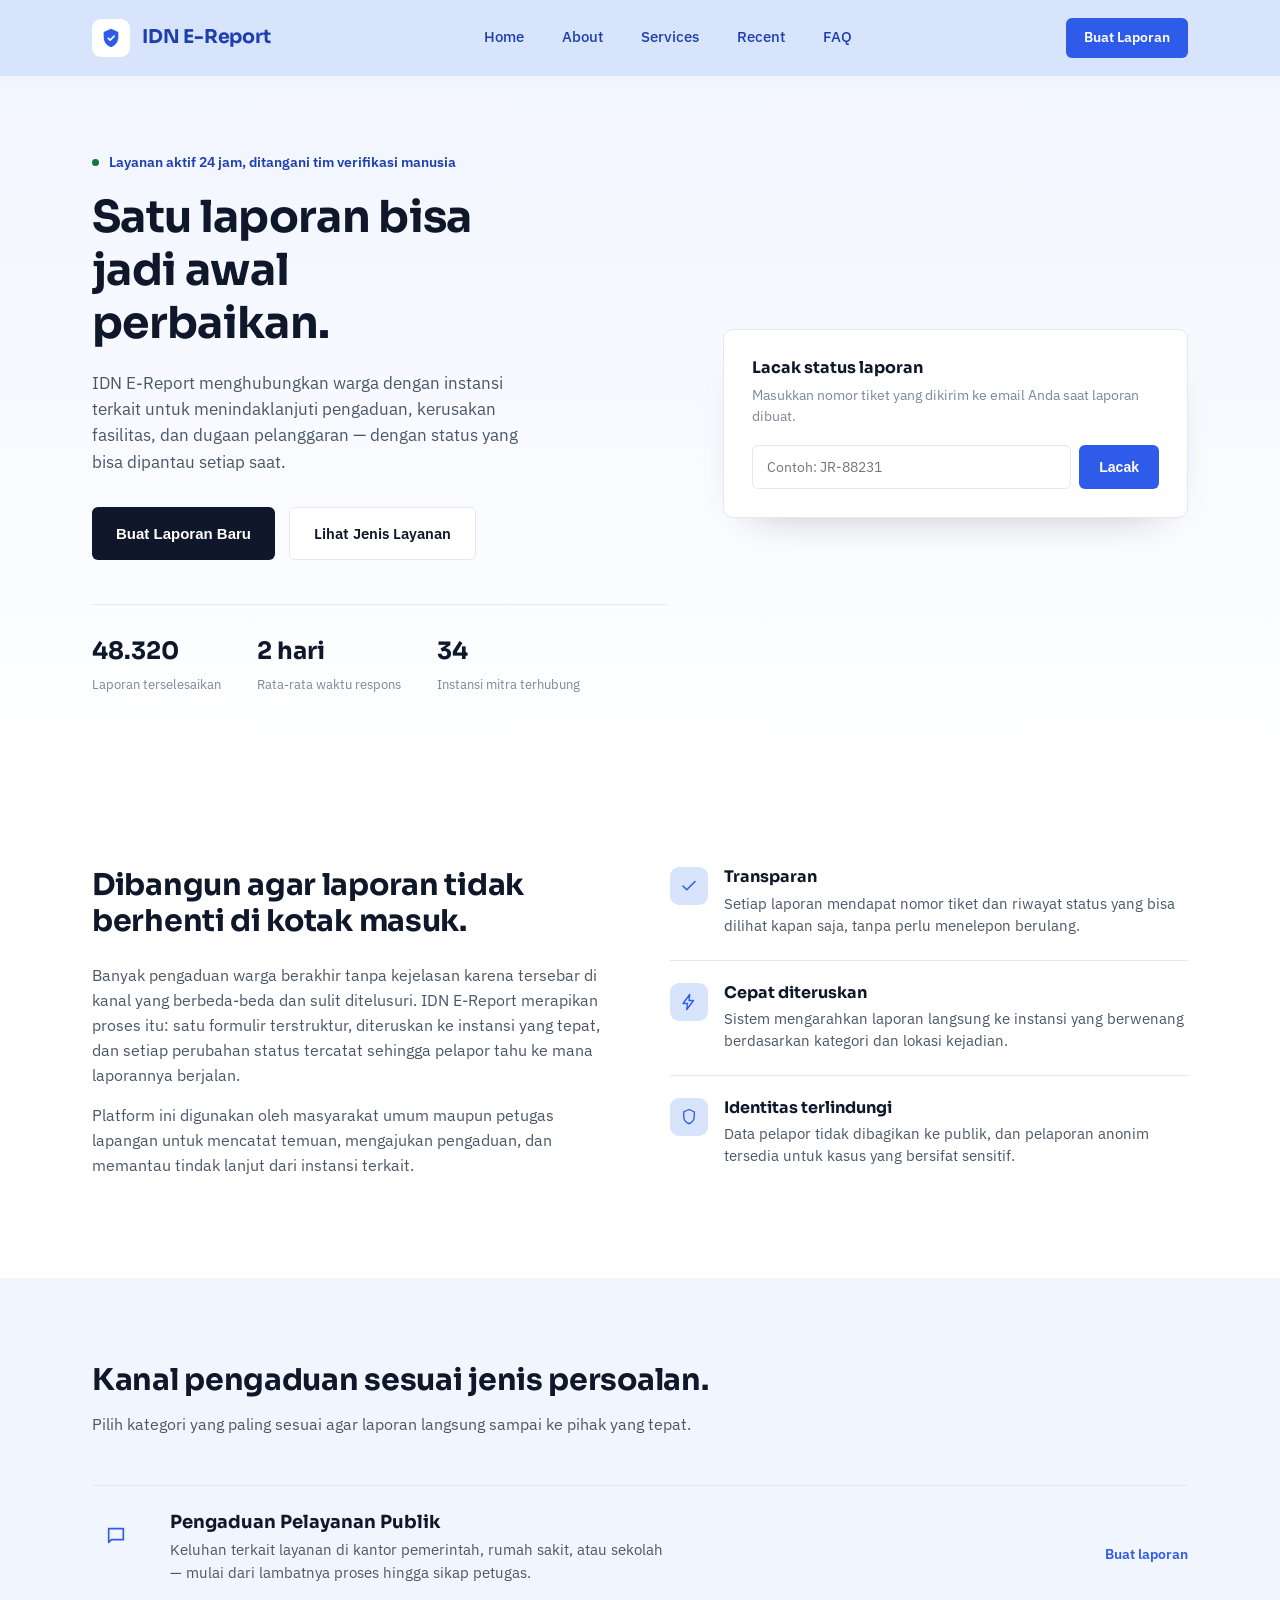
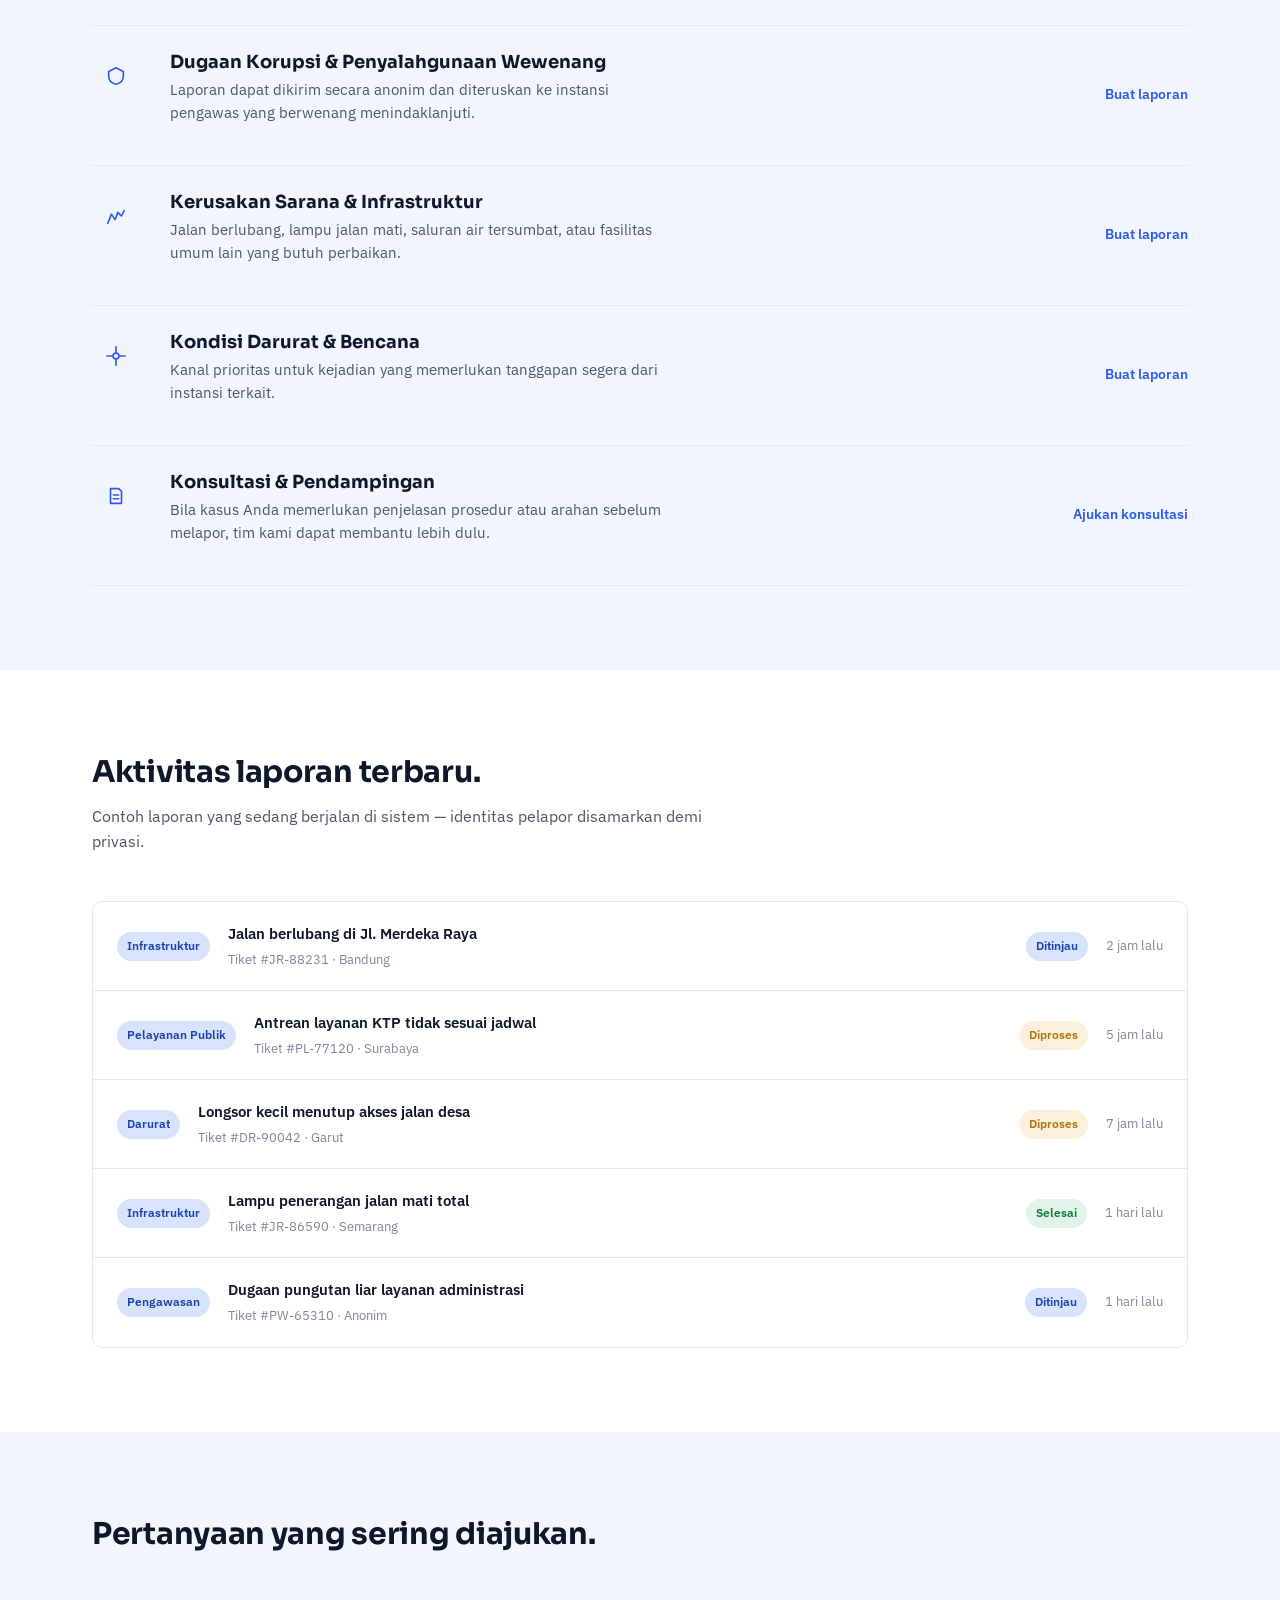
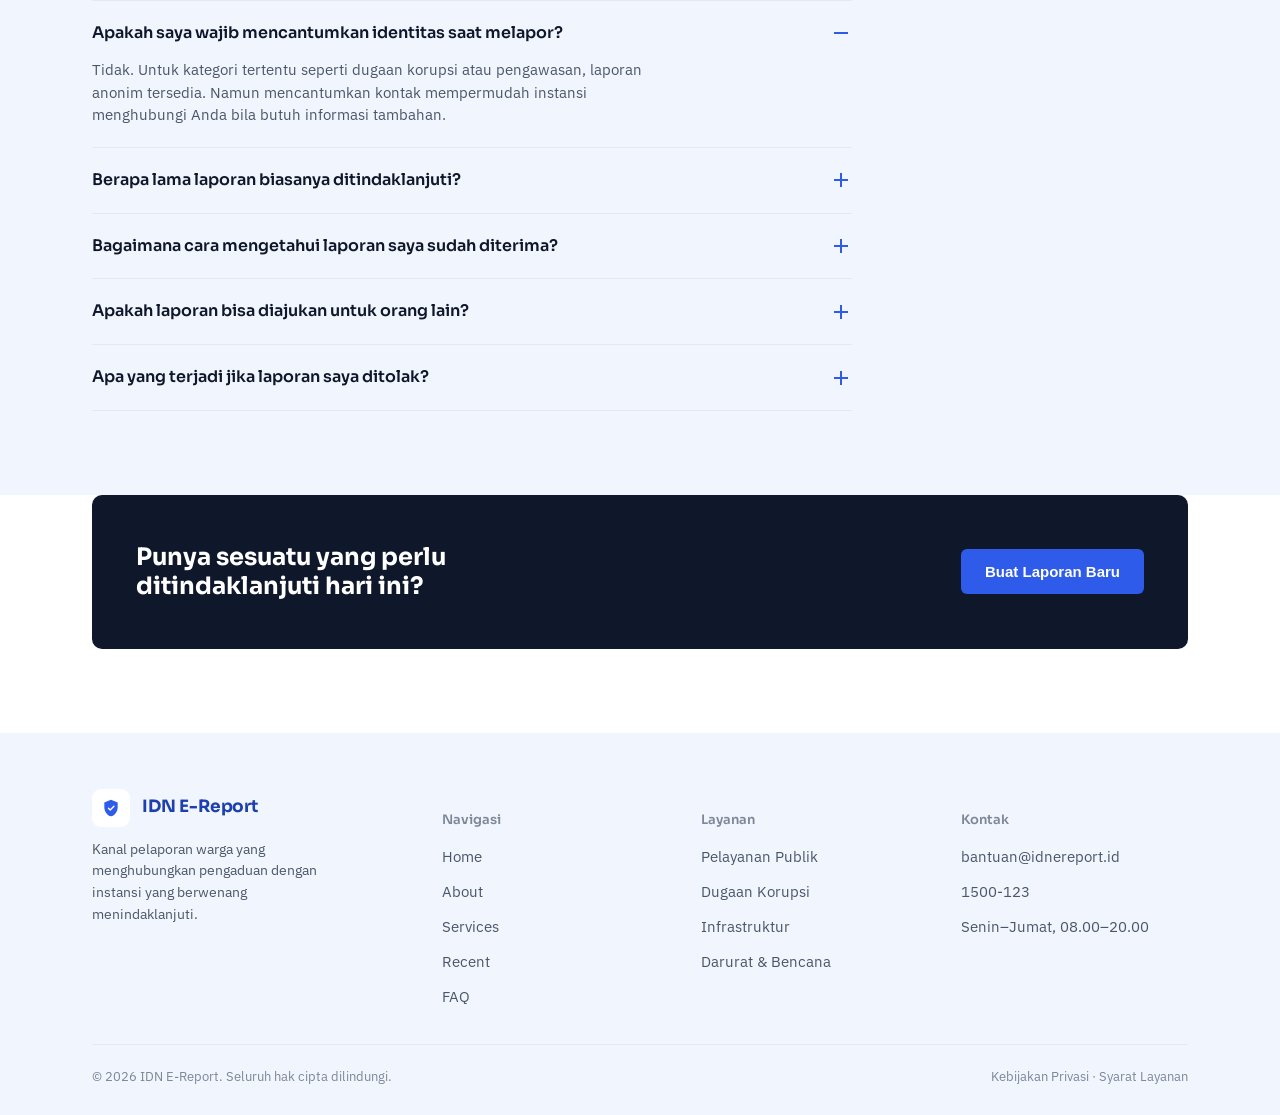
<file: contoh.html>
<!doctype html>
<html lang="id">
  <head>
    <meta charset="UTF-8" />
    <meta name="viewport" content="width=device-width, initial-scale=1.0" />
    <title>IDN E-Report — Lapor, Lacak, Selesaikan</title>
    <link rel="preconnect" href="https://fonts.googleapis.com" />
    <link
      href="https://fonts.googleapis.com/css2?family=Sora:wght@500;600;700;800&family=IBM+Plex+Sans:wght@400;500;600&display=swap"
      rel="stylesheet"
    />
    <style>
      :root {
        --navy: #0f172a;
        --slate: #4b5768;
        --slate-soft: #7c8798;
        --blue: #2e5bea;
        --blue-dark: #1e3fae;
        --blue-bg: #d7e4fb;
        --blue-pale: #f1f5fe;
        --amber: #b4720b;
        --amber-bg: #fbf0dc;
        --green: #0f7a3d;
        --green-bg: #e1f4e7;
        --border: #e3e8f1;
        --white: #ffffff;
        --radius-s: 6px;
        --radius-m: 10px;
      }
      * {
        box-sizing: border-box;
      }
      html {
        scroll-behavior: smooth;
      }
      body {
        margin: 0;
        font-family: "IBM Plex Sans", sans-serif;
        color: var(--slate);
        background: var(--white);
        line-height: 1.55;
      }
      h1,
      h2,
      h3,
      h4 {
        font-family: "Sora", sans-serif;
        color: var(--navy);
        margin: 0;
        line-height: 1.2;
      }
      a {
        color: inherit;
        text-decoration: none;
      }
      img,
      svg {
        display: block;
      }
      .wrap {
        max-width: 1160px;
        margin: 0 auto;
        padding: 0 32px;
      }
      @media (max-width: 640px) {
        .wrap {
          padding: 0 20px;
        }
      }

      /* ---------- focus visibility ---------- */
      a:focus-visible,
      button:focus-visible,
      input:focus-visible,
      summary:focus-visible {
        outline: 2px solid var(--blue);
        outline-offset: 3px;
        border-radius: 4px;
      }

      /* ---------- NAVBAR ---------- */
      header.nav {
        background: var(--blue-bg);
        position: sticky;
        top: 0;
        z-index: 50;
      }
      .nav-inner {
        display: flex;
        align-items: center;
        justify-content: space-between;
        padding: 18px 32px;
        max-width: 1160px;
        margin: 0 auto;
      }
      .brand {
        display: flex;
        align-items: center;
        gap: 12px;
      }
      .brand-mark {
        width: 38px;
        height: 38px;
        border-radius: 9px;
        background: var(--white);
        display: flex;
        align-items: center;
        justify-content: center;
        flex: none;
      }
      .brand-name {
        font-family: "Sora", sans-serif;
        font-weight: 700;
        font-size: 19px;
        color: var(--blue-dark);
        letter-spacing: -0.01em;
      }
      nav.links {
        display: flex;
        gap: 34px;
      }
      nav.links a {
        color: var(--blue-dark);
        font-weight: 500;
        font-size: 15px;
        padding: 6px 2px;
        border-bottom: 2px solid transparent;
        transition: border-color 0.15s ease;
      }
      nav.links a:hover {
        border-bottom-color: var(--blue-dark);
      }
      .nav-cta {
        display: flex;
        align-items: center;
        gap: 22px;
      }
      .btn-nav {
        background: var(--blue);
        color: var(--white) !important;
        padding: 9px 18px;
        border-radius: var(--radius-s);
        font-weight: 600;
        font-size: 14px;
      }
      .menu-toggle {
        display: none;
        background: none;
        border: none;
        cursor: pointer;
        padding: 6px;
      }
      .menu-toggle span {
        display: block;
        width: 22px;
        height: 2px;
        background: var(--blue-dark);
        margin: 5px 0;
      }
      @media (max-width: 860px) {
        nav.links {
          position: absolute;
          top: 100%;
          left: 0;
          right: 0;
          background: var(--blue-bg);
          flex-direction: column;
          gap: 0;
          padding: 8px 32px 18px;
          display: none;
        }
        nav.links.open {
          display: flex;
        }
        nav.links a {
          padding: 12px 0;
          border-bottom: 1px solid rgba(30, 63, 174, 0.15);
        }
        .menu-toggle {
          display: block;
        }
        .nav-cta .btn-nav {
          display: none;
        }
      }

      /* ---------- HERO ---------- */
      .hero {
        padding: 76px 0 88px;
        background: linear-gradient(
          180deg,
          var(--blue-pale) 0%,
          var(--white) 100%
        );
      }
      .hero-grid {
        display: grid;
        grid-template-columns: 1.05fr 0.85fr;
        gap: 56px;
        align-items: center;
      }
      @media (max-width: 900px) {
        .hero-grid {
          grid-template-columns: 1fr;
        }
      }
      .eyebrow-line {
        display: flex;
        align-items: center;
        gap: 10px;
        color: var(--blue-dark);
        font-weight: 600;
        font-size: 14px;
        margin-bottom: 18px;
      }
      .eyebrow-line .dot {
        width: 7px;
        height: 7px;
        border-radius: 50%;
        background: var(--green);
      }
      h1.hero-title {
        font-size: 44px;
        font-weight: 700;
        letter-spacing: -0.015em;
        max-width: 12.5ch;
      }
      @media (max-width: 640px) {
        h1.hero-title {
          font-size: 32px;
        }
      }
      .hero-sub {
        margin-top: 20px;
        font-size: 17px;
        max-width: 46ch;
        color: var(--slate);
      }
      .hero-actions {
        display: flex;
        gap: 14px;
        margin-top: 32px;
        flex-wrap: wrap;
      }
      .btn-primary {
        background: var(--navy);
        color: var(--white);
        padding: 14px 24px;
        border-radius: var(--radius-s);
        font-weight: 600;
        font-size: 15px;
        border: none;
        cursor: pointer;
      }
      .btn-primary:hover {
        background: #1c2b45;
      }
      .btn-ghost {
        padding: 14px 24px;
        border-radius: var(--radius-s);
        font-weight: 600;
        font-size: 15px;
        border: 1px solid var(--border);
        color: var(--navy);
        background: var(--white);
      }
      .btn-ghost:hover {
        border-color: var(--blue);
        color: var(--blue);
      }

      .stat-row {
        display: flex;
        gap: 36px;
        margin-top: 44px;
        padding-top: 28px;
        border-top: 1px solid var(--border);
        flex-wrap: wrap;
      }
      .stat b {
        display: block;
        font-family: "Sora", sans-serif;
        font-size: 24px;
        color: var(--navy);
        font-weight: 700;
      }
      .stat span {
        font-size: 13px;
        color: var(--slate-soft);
      }

      /* Tracker card in hero */
      .tracker-card {
        background: var(--white);
        border: 1px solid var(--border);
        border-radius: var(--radius-m);
        padding: 28px;
        box-shadow: 0 20px 45px -30px rgba(15, 23, 42, 0.35);
      }
      .tracker-card h3 {
        font-size: 16px;
      }
      .tracker-card p {
        margin: 8px 0 18px;
        font-size: 13.5px;
        color: var(--slate-soft);
      }
      .tracker-field {
        display: flex;
        gap: 8px;
      }
      .tracker-field input {
        flex: 1;
        padding: 12px 14px;
        border-radius: var(--radius-s);
        border: 1px solid var(--border);
        font-family: inherit;
        font-size: 14px;
        color: var(--navy);
      }
      .tracker-field button {
        background: var(--blue);
        color: var(--white);
        border: none;
        padding: 0 20px;
        border-radius: var(--radius-s);
        font-weight: 600;
        font-size: 14px;
        cursor: pointer;
      }
      .tracker-field button:hover {
        background: var(--blue-dark);
      }
      .tracker-result {
        margin-top: 16px;
        padding: 14px 16px;
        border-radius: var(--radius-s);
        background: var(--blue-pale);
        font-size: 13.5px;
        color: var(--navy);
        display: none;
      }
      .tracker-result.show {
        display: block;
      }
      .tracker-result .badge {
        margin-left: 6px;
      }

      /* ---------- SECTION HEADS ---------- */
      .section {
        padding: 84px 0;
      }
      .section-alt {
        background: var(--blue-pale);
      }
      .section-head {
        max-width: 640px;
        margin-bottom: 48px;
      }
      .section-head h2 {
        font-size: 30px;
        font-weight: 700;
        letter-spacing: -0.01em;
      }
      .section-head p {
        margin-top: 14px;
        font-size: 16px;
      }

      /* ---------- ABOUT ---------- */
      .about-grid {
        display: grid;
        grid-template-columns: 1fr 1fr;
        gap: 60px;
        align-items: start;
      }
      @media (max-width: 860px) {
        .about-grid {
          grid-template-columns: 1fr;
          gap: 36px;
        }
      }
      .about-grid p {
        font-size: 16px;
      }
      .pillars {
        display: flex;
        flex-direction: column;
        gap: 0;
      }
      .pillar {
        display: flex;
        gap: 16px;
        padding: 22px 0;
        border-top: 1px solid var(--border);
      }
      .pillar:first-child {
        border-top: none;
        padding-top: 0;
      }
      .pillar-icon {
        flex: none;
        width: 38px;
        height: 38px;
        border-radius: 9px;
        background: var(--blue-bg);
        display: flex;
        align-items: center;
        justify-content: center;
      }
      .pillar h4 {
        font-size: 16px;
      }
      .pillar p {
        margin: 6px 0 0;
        font-size: 14.5px;
      }

      /* ---------- SERVICES ---------- */
      .service-row {
        display: grid;
        grid-template-columns: 56px 1fr auto;
        gap: 22px;
        align-items: start;
        padding: 26px 0;
        border-top: 1px solid var(--border);
      }
      .service-row:last-child {
        border-bottom: 1px solid var(--border);
      }
      .service-icon {
        width: 48px;
        height: 48px;
        border-radius: 10px;
        background: var(--blue-pale);
        display: flex;
        align-items: center;
        justify-content: center;
      }
      .service-row h3 {
        font-size: 18px;
      }
      .service-row p {
        margin-top: 6px;
        font-size: 14.5px;
        max-width: 56ch;
      }
      .service-link {
        align-self: center;
        font-weight: 600;
        font-size: 14px;
        color: var(--blue);
        white-space: nowrap;
      }
      @media (max-width: 700px) {
        .service-row {
          grid-template-columns: 44px 1fr;
        }
        .service-link {
          grid-column: 2;
          margin-top: 4px;
        }
      }

      /* ---------- RECENT ---------- */
      .feed {
        border: 1px solid var(--border);
        border-radius: var(--radius-m);
        overflow: hidden;
      }
      .feed-item {
        display: grid;
        grid-template-columns: auto 1fr auto auto;
        gap: 18px;
        align-items: center;
        padding: 20px 24px;
        border-top: 1px solid var(--border);
        background: var(--white);
      }
      .feed-item:first-child {
        border-top: none;
      }
      .tag {
        font-size: 12px;
        font-weight: 600;
        color: var(--blue-dark);
        background: var(--blue-bg);
        padding: 5px 10px;
        border-radius: 20px;
        white-space: nowrap;
      }
      .feed-title {
        min-width: 0;
      }
      .feed-title b {
        display: block;
        font-size: 15px;
        color: var(--navy);
        font-weight: 600;
      }
      .feed-title span {
        font-size: 13px;
        color: var(--slate-soft);
      }
      .badge {
        font-size: 12px;
        font-weight: 600;
        padding: 5px 10px;
        border-radius: 20px;
        white-space: nowrap;
      }
      .badge.proses {
        background: var(--amber-bg);
        color: var(--amber);
      }
      .badge.selesai {
        background: var(--green-bg);
        color: var(--green);
      }
      .badge.tinjau {
        background: var(--blue-bg);
        color: var(--blue-dark);
      }
      .feed-time {
        font-size: 13px;
        color: var(--slate-soft);
        white-space: nowrap;
      }
      @media (max-width: 700px) {
        .feed-item {
          grid-template-columns: 1fr auto;
          row-gap: 8px;
          padding: 18px;
        }
        .feed-title {
          grid-column: 1 / -1;
          order: 3;
        }
        .feed-time {
          display: none;
        }
      }

      /* ---------- FAQ ---------- */
      .faq-list {
        max-width: 760px;
      }
      details.faq {
        border-top: 1px solid var(--border);
        padding: 20px 0;
      }
      details.faq:last-child {
        border-bottom: 1px solid var(--border);
      }
      details.faq summary {
        list-style: none;
        display: flex;
        justify-content: space-between;
        align-items: center;
        gap: 16px;
        cursor: pointer;
        font-family: "Sora", sans-serif;
        font-weight: 600;
        font-size: 16px;
        color: var(--navy);
      }
      details.faq summary::-webkit-details-marker {
        display: none;
      }
      details.faq summary .plus {
        flex: none;
        width: 22px;
        height: 22px;
        position: relative;
      }
      details.faq summary .plus::before,
      details.faq summary .plus::after {
        content: "";
        position: absolute;
        background: var(--blue);
        top: 50%;
        left: 50%;
        transform: translate(-50%, -50%);
      }
      details.faq summary .plus::before {
        width: 14px;
        height: 2px;
      }
      details.faq summary .plus::after {
        width: 2px;
        height: 14px;
        transition: transform 0.15s ease;
      }
      details.faq[open] summary .plus::after {
        transform: translate(-50%, -50%) rotate(90deg);
        opacity: 0;
      }
      details.faq p {
        margin: 14px 0 0;
        font-size: 14.5px;
        max-width: 64ch;
      }

      /* ---------- CTA STRIP ---------- */
      .cta-strip {
        background: var(--navy);
        border-radius: var(--radius-m);
        padding: 48px 44px;
        display: flex;
        justify-content: space-between;
        align-items: center;
        gap: 24px;
        flex-wrap: wrap;
      }
      .cta-strip h3 {
        color: var(--white);
        font-size: 24px;
        max-width: 20ch;
      }
      .cta-strip .btn-primary {
        background: var(--blue);
      }
      .cta-strip .btn-primary:hover {
        background: var(--blue-dark);
      }

      /* ---------- FOOTER ---------- */
      footer {
        background: var(--blue-pale);
        padding: 56px 0 28px;
      }
      .footer-grid {
        display: grid;
        grid-template-columns: 1.4fr 1fr 1fr 1fr;
        gap: 32px;
        padding-bottom: 36px;
      }
      @media (max-width: 760px) {
        .footer-grid {
          grid-template-columns: 1fr 1fr;
        }
      }
      .footer-grid h5 {
        font-family: "Sora", sans-serif;
        font-size: 13px;
        color: var(--slate-soft);
        font-weight: 600;
        margin-bottom: 14px;
      }
      .footer-grid ul {
        list-style: none;
        padding: 0;
        margin: 0;
        display: flex;
        flex-direction: column;
        gap: 10px;
      }
      .footer-grid a {
        font-size: 14.5px;
        color: var(--slate);
      }
      .footer-grid a:hover {
        color: var(--blue);
      }
      .footer-brand p {
        font-size: 14px;
        margin-top: 12px;
        max-width: 32ch;
        color: var(--slate);
      }
      .footer-bottom {
        border-top: 1px solid var(--border);
        padding-top: 22px;
        display: flex;
        justify-content: space-between;
        font-size: 13px;
        color: var(--slate-soft);
        flex-wrap: wrap;
        gap: 10px;
      }

      @media (prefers-reduced-motion: reduce) {
        html {
          scroll-behavior: auto;
        }
        * {
          transition: none !important;
          animation: none !important;
        }
      }
    </style>
  </head>
  <body>
    <header class="nav">
      <div class="nav-inner">
        <div class="brand">
          <span class="brand-mark">
            <svg width="22" height="22" viewBox="0 0 24 24" fill="none">
              <path
                d="M12 2L4 5.5V11c0 5.2 3.4 9.7 8 11 4.6-1.3 8-5.8 8-11V5.5L12 2z"
                fill="#2E5BEA"
              />
              <path
                d="M9 12.2l2.1 2.1L15.5 10"
                stroke="#fff"
                stroke-width="1.7"
                stroke-linecap="round"
                stroke-linejoin="round"
              />
            </svg>
          </span>
          <span class="brand-name">IDN E-Report</span>
        </div>
        <nav class="links" id="navLinks">
          <a href="#home">Home</a>
          <a href="#about">About</a>
          <a href="#services">Services</a>
          <a href="#recent">Recent</a>
          <a href="#faq">FAQ</a>
        </nav>
        <div class="nav-cta">
          <a href="#report" class="btn-nav">Buat Laporan</a>
          <button
            class="menu-toggle"
            id="menuToggle"
            aria-label="Buka menu"
            aria-expanded="false"
          >
            <span></span><span></span><span></span>
          </button>
        </div>
      </div>
    </header>

    <main>
      <!-- HERO -->
      <section class="hero" id="home">
        <div class="wrap hero-grid">
          <div>
            <div class="eyebrow-line">
              <span class="dot"></span>Layanan aktif 24 jam, ditangani tim
              verifikasi manusia
            </div>
            <h1 class="hero-title">Satu laporan bisa jadi awal perbaikan.</h1>
            <p class="hero-sub">
              IDN E-Report menghubungkan warga dengan instansi terkait untuk
              menindaklanjuti pengaduan, kerusakan fasilitas, dan dugaan
              pelanggaran — dengan status yang bisa dipantau setiap saat.
            </p>
            <div class="hero-actions">
              <button class="btn-primary" id="report">Buat Laporan Baru</button>
              <a href="#services" class="btn-ghost">Lihat Jenis Layanan</a>
            </div>
            <div class="stat-row">
              <div class="stat">
                <b>48.320</b><span>Laporan terselesaikan</span>
              </div>
              <div class="stat">
                <b>2 hari</b><span>Rata-rata waktu respons</span>
              </div>
              <div class="stat">
                <b>34</b><span>Instansi mitra terhubung</span>
              </div>
            </div>
          </div>

          <div class="tracker-card">
            <h3>Lacak status laporan</h3>
            <p>
              Masukkan nomor tiket yang dikirim ke email Anda saat laporan
              dibuat.
            </p>
            <div class="tracker-field">
              <input
                type="text"
                id="trackInput"
                placeholder="Contoh: JR-88231"
                aria-label="Nomor tiket laporan"
              />
              <button id="trackBtn">Lacak</button>
            </div>
            <div class="tracker-result" id="trackResult"></div>
          </div>
        </div>
      </section>

      <!-- ABOUT -->
      <section class="section" id="about">
        <div class="wrap about-grid">
          <div>
            <div class="section-head" style="margin-bottom: 24px">
              <h2>Dibangun agar laporan tidak berhenti di kotak masuk.</h2>
            </div>
            <p>
              Banyak pengaduan warga berakhir tanpa kejelasan karena tersebar di
              kanal yang berbeda-beda dan sulit ditelusuri. IDN E-Report
              merapikan proses itu: satu formulir terstruktur, diteruskan ke
              instansi yang tepat, dan setiap perubahan status tercatat sehingga
              pelapor tahu ke mana laporannya berjalan.
            </p>
            <p style="margin-top: 16px">
              Platform ini digunakan oleh masyarakat umum maupun petugas
              lapangan untuk mencatat temuan, mengajukan pengaduan, dan memantau
              tindak lanjut dari instansi terkait.
            </p>
          </div>
          <div class="pillars">
            <div class="pillar">
              <span class="pillar-icon">
                <svg width="18" height="18" viewBox="0 0 24 24" fill="none">
                  <path
                    d="M4 12l5 5L20 6"
                    stroke="#2E5BEA"
                    stroke-width="2"
                    stroke-linecap="round"
                    stroke-linejoin="round"
                  />
                </svg>
              </span>
              <div>
                <h4>Transparan</h4>
                <p>
                  Setiap laporan mendapat nomor tiket dan riwayat status yang
                  bisa dilihat kapan saja, tanpa perlu menelepon berulang.
                </p>
              </div>
            </div>
            <div class="pillar">
              <span class="pillar-icon">
                <svg width="18" height="18" viewBox="0 0 24 24" fill="none">
                  <path
                    d="M13 2L4 14h6l-1 8 9-12h-6l1-8z"
                    stroke="#2E5BEA"
                    stroke-width="1.8"
                    stroke-linejoin="round"
                  />
                </svg>
              </span>
              <div>
                <h4>Cepat diteruskan</h4>
                <p>
                  Sistem mengarahkan laporan langsung ke instansi yang berwenang
                  berdasarkan kategori dan lokasi kejadian.
                </p>
              </div>
            </div>
            <div class="pillar">
              <span class="pillar-icon">
                <svg width="18" height="18" viewBox="0 0 24 24" fill="none">
                  <path
                    d="M12 2l7 3v6c0 5-3.4 8.7-7 10-3.6-1.3-7-5-7-10V5l7-3z"
                    stroke="#2E5BEA"
                    stroke-width="1.8"
                    stroke-linejoin="round"
                  />
                </svg>
              </span>
              <div>
                <h4>Identitas terlindungi</h4>
                <p>
                  Data pelapor tidak dibagikan ke publik, dan pelaporan anonim
                  tersedia untuk kasus yang bersifat sensitif.
                </p>
              </div>
            </div>
          </div>
        </div>
      </section>

      <!-- SERVICES -->
      <section class="section section-alt" id="services">
        <div class="wrap">
          <div class="section-head">
            <h2>Kanal pengaduan sesuai jenis persoalan.</h2>
            <p>
              Pilih kategori yang paling sesuai agar laporan langsung sampai ke
              pihak yang tepat.
            </p>
          </div>

          <div class="service-row">
            <span class="service-icon"
              ><svg width="22" height="22" viewBox="0 0 24 24" fill="none">
                <path
                  d="M4 4h16v12H7l-3 3V4z"
                  stroke="#2E5BEA"
                  stroke-width="1.8"
                  stroke-linejoin="round"
                /></svg
            ></span>
            <div>
              <h3>Pengaduan Pelayanan Publik</h3>
              <p>
                Keluhan terkait layanan di kantor pemerintah, rumah sakit, atau
                sekolah — mulai dari lambatnya proses hingga sikap petugas.
              </p>
            </div>
            <a href="#report" class="service-link">Buat laporan</a>
          </div>

          <div class="service-row">
            <span class="service-icon"
              ><svg width="22" height="22" viewBox="0 0 24 24" fill="none">
                <path
                  d="M12 3l8 4v5c0 5-3.5 8-8 9-4.5-1-8-4-8-9V7l8-4z"
                  stroke="#2E5BEA"
                  stroke-width="1.8"
                  stroke-linejoin="round"
                /></svg
            ></span>
            <div>
              <h3>Dugaan Korupsi &amp; Penyalahgunaan Wewenang</h3>
              <p>
                Laporan dapat dikirim secara anonim dan diteruskan ke instansi
                pengawas yang berwenang menindaklanjuti.
              </p>
            </div>
            <a href="#report" class="service-link">Buat laporan</a>
          </div>

          <div class="service-row">
            <span class="service-icon"
              ><svg width="22" height="22" viewBox="0 0 24 24" fill="none">
                <path
                  d="M3 20l4-10 4 6 3-8 4 4 3-6"
                  stroke="#2E5BEA"
                  stroke-width="1.8"
                  stroke-linecap="round"
                  stroke-linejoin="round"
                /></svg
            ></span>
            <div>
              <h3>Kerusakan Sarana &amp; Infrastruktur</h3>
              <p>
                Jalan berlubang, lampu jalan mati, saluran air tersumbat, atau
                fasilitas umum lain yang butuh perbaikan.
              </p>
            </div>
            <a href="#report" class="service-link">Buat laporan</a>
          </div>

          <div class="service-row">
            <span class="service-icon"
              ><svg width="22" height="22" viewBox="0 0 24 24" fill="none">
                <path
                  d="M12 2v6M12 16v6M2 12h6M16 12h6"
                  stroke="#2E5BEA"
                  stroke-width="1.8"
                  stroke-linecap="round"
                />
                <circle
                  cx="12"
                  cy="12"
                  r="3.2"
                  stroke="#2E5BEA"
                  stroke-width="1.8"
                /></svg
            ></span>
            <div>
              <h3>Kondisi Darurat &amp; Bencana</h3>
              <p>
                Kanal prioritas untuk kejadian yang memerlukan tanggapan segera
                dari instansi terkait.
              </p>
            </div>
            <a href="#report" class="service-link">Buat laporan</a>
          </div>

          <div class="service-row">
            <span class="service-icon"
              ><svg width="22" height="22" viewBox="0 0 24 24" fill="none">
                <path
                  d="M6 4h9l3 3v13H6V4z"
                  stroke="#2E5BEA"
                  stroke-width="1.8"
                  stroke-linejoin="round"
                />
                <path
                  d="M9 11h6M9 15h6"
                  stroke="#2E5BEA"
                  stroke-width="1.6"
                  stroke-linecap="round"
                /></svg
            ></span>
            <div>
              <h3>Konsultasi &amp; Pendampingan</h3>
              <p>
                Bila kasus Anda memerlukan penjelasan prosedur atau arahan
                sebelum melapor, tim kami dapat membantu lebih dulu.
              </p>
            </div>
            <a href="#report" class="service-link">Ajukan konsultasi</a>
          </div>
        </div>
      </section>

      <!-- RECENT -->
      <section class="section" id="recent">
        <div class="wrap">
          <div class="section-head">
            <h2>Aktivitas laporan terbaru.</h2>
            <p>
              Contoh laporan yang sedang berjalan di sistem — identitas pelapor
              disamarkan demi privasi.
            </p>
          </div>

          <div class="feed">
            <div class="feed-item">
              <span class="tag">Infrastruktur</span>
              <div class="feed-title">
                <b>Jalan berlubang di Jl. Merdeka Raya</b
                ><span>Tiket #JR-88231 · Bandung</span>
              </div>
              <span class="badge tinjau">Ditinjau</span>
              <span class="feed-time">2 jam lalu</span>
            </div>
            <div class="feed-item">
              <span class="tag">Pelayanan Publik</span>
              <div class="feed-title">
                <b>Antrean layanan KTP tidak sesuai jadwal</b
                ><span>Tiket #PL-77120 · Surabaya</span>
              </div>
              <span class="badge proses">Diproses</span>
              <span class="feed-time">5 jam lalu</span>
            </div>
            <div class="feed-item">
              <span class="tag">Darurat</span>
              <div class="feed-title">
                <b>Longsor kecil menutup akses jalan desa</b
                ><span>Tiket #DR-90042 · Garut</span>
              </div>
              <span class="badge proses">Diproses</span>
              <span class="feed-time">7 jam lalu</span>
            </div>
            <div class="feed-item">
              <span class="tag">Infrastruktur</span>
              <div class="feed-title">
                <b>Lampu penerangan jalan mati total</b
                ><span>Tiket #JR-86590 · Semarang</span>
              </div>
              <span class="badge selesai">Selesai</span>
              <span class="feed-time">1 hari lalu</span>
            </div>
            <div class="feed-item">
              <span class="tag">Pengawasan</span>
              <div class="feed-title">
                <b>Dugaan pungutan liar layanan administrasi</b
                ><span>Tiket #PW-65310 · Anonim</span>
              </div>
              <span class="badge tinjau">Ditinjau</span>
              <span class="feed-time">1 hari lalu</span>
            </div>
          </div>
        </div>
      </section>

      <!-- FAQ -->
      <section class="section section-alt" id="faq">
        <div class="wrap">
          <div class="section-head">
            <h2>Pertanyaan yang sering diajukan.</h2>
          </div>
          <div class="faq-list">
            <details class="faq" open>
              <summary>
                Apakah saya wajib mencantumkan identitas saat melapor?<span
                  class="plus"
                ></span>
              </summary>
              <p>
                Tidak. Untuk kategori tertentu seperti dugaan korupsi atau
                pengawasan, laporan anonim tersedia. Namun mencantumkan kontak
                mempermudah instansi menghubungi Anda bila butuh informasi
                tambahan.
              </p>
            </details>
            <details class="faq">
              <summary>
                Berapa lama laporan biasanya ditindaklanjuti?<span
                  class="plus"
                ></span>
              </summary>
              <p>
                Rata-rata laporan mendapat tanggapan pertama dalam 2 hari kerja.
                Waktu penyelesaian selanjutnya bergantung pada kompleksitas
                kasus dan instansi yang menangani.
              </p>
            </details>
            <details class="faq">
              <summary>
                Bagaimana cara mengetahui laporan saya sudah diterima?<span
                  class="plus"
                ></span>
              </summary>
              <p>
                Setiap laporan yang berhasil dikirim akan mendapat nomor tiket
                melalui email. Nomor ini dapat digunakan untuk melacak status
                pada kolom pencarian di bagian atas halaman.
              </p>
            </details>
            <details class="faq">
              <summary>
                Apakah laporan bisa diajukan untuk orang lain?<span
                  class="plus"
                ></span>
              </summary>
              <p>
                Bisa, selama Anda menyertakan informasi kejadian yang cukup
                jelas. Sertakan hubungan Anda dengan pihak yang dilaporkan agar
                proses verifikasi lebih lancar.
              </p>
            </details>
            <details class="faq">
              <summary>
                Apa yang terjadi jika laporan saya ditolak?<span
                  class="plus"
                ></span>
              </summary>
              <p>
                Anda akan menerima penjelasan alasan penolakan melalui email,
                beserta saran perbaikan atau kanal lain yang lebih sesuai jika
                laporan berada di luar cakupan layanan ini.
              </p>
            </details>
          </div>
        </div>
      </section>

      <!-- CTA -->
      <section class="section" style="padding-top: 0">
        <div class="wrap">
          <div class="cta-strip">
            <h3>Punya sesuatu yang perlu ditindaklanjuti hari ini?</h3>
            <button class="btn-primary">Buat Laporan Baru</button>
          </div>
        </div>
      </section>
    </main>

    <footer>
      <div class="wrap">
        <div class="footer-grid">
          <div class="footer-brand">
            <div class="brand">
              <span class="brand-mark">
                <svg width="20" height="20" viewBox="0 0 24 24" fill="none">
                  <path
                    d="M12 2L4 5.5V11c0 5.2 3.4 9.7 8 11 4.6-1.3 8-5.8 8-11V5.5L12 2z"
                    fill="#2E5BEA"
                  />
                  <path
                    d="M9 12.2l2.1 2.1L15.5 10"
                    stroke="#fff"
                    stroke-width="1.7"
                    stroke-linecap="round"
                    stroke-linejoin="round"
                  />
                </svg>
              </span>
              <span class="brand-name" style="font-size: 17px"
                >IDN E-Report</span
              >
            </div>
            <p>
              Kanal pelaporan warga yang menghubungkan pengaduan dengan instansi
              yang berwenang menindaklanjuti.
            </p>
          </div>
          <div>
            <h5>Navigasi</h5>
            <ul>
              <li><a href="#home">Home</a></li>
              <li><a href="#about">About</a></li>
              <li><a href="#services">Services</a></li>
              <li><a href="#recent">Recent</a></li>
              <li><a href="#faq">FAQ</a></li>
            </ul>
          </div>
          <div>
            <h5>Layanan</h5>
            <ul>
              <li><a href="#services">Pelayanan Publik</a></li>
              <li><a href="#services">Dugaan Korupsi</a></li>
              <li><a href="#services">Infrastruktur</a></li>
              <li><a href="#services">Darurat &amp; Bencana</a></li>
            </ul>
          </div>
          <div>
            <h5>Kontak</h5>
            <ul>
              <li>
                <a href="mailto:bantuan@idnereport.id">bantuan@idnereport.id</a>
              </li>
              <li><a href="tel:1500123">1500-123</a></li>
              <li><a href="#">Senin–Jumat, 08.00–20.00</a></li>
            </ul>
          </div>
        </div>
        <div class="footer-bottom">
          <span>© 2026 IDN E-Report. Seluruh hak cipta dilindungi.</span>
          <span>Kebijakan Privasi · Syarat Layanan</span>
        </div>
      </div>
    </footer>

    <script>
      // mobile nav toggle
      const menuToggle = document.getElementById("menuToggle");
      const navLinks = document.getElementById("navLinks");
      menuToggle.addEventListener("click", () => {
        const open = navLinks.classList.toggle("open");
        menuToggle.setAttribute("aria-expanded", open ? "true" : "false");
      });
      navLinks.querySelectorAll("a").forEach((a) =>
        a.addEventListener("click", () => {
          navLinks.classList.remove("open");
          menuToggle.setAttribute("aria-expanded", "false");
        }),
      );

      // demo tracker interaction
      const trackBtn = document.getElementById("trackBtn");
      const trackInput = document.getElementById("trackInput");
      const trackResult = document.getElementById("trackResult");
      const demoTickets = {
        "JR-88231": {
          title: "Jalan berlubang di Jl. Merdeka Raya",
          status: "Ditinjau",
          cls: "tinjau",
        },
        "PL-77120": {
          title: "Antrean layanan KTP tidak sesuai jadwal",
          status: "Diproses",
          cls: "proses",
        },
        "JR-86590": {
          title: "Lampu penerangan jalan mati total",
          status: "Selesai",
          cls: "selesai",
        },
      };
      function runTrack() {
        const code = trackInput.value.trim().toUpperCase();
        if (!code) {
          trackResult.textContent = "Masukkan nomor tiket terlebih dahulu.";
          trackResult.classList.add("show");
          return;
        }
        const found = demoTickets[code];
        if (found) {
          trackResult.innerHTML = `${found.title} — status <span class="badge ${found.cls}">${found.status}</span>`;
        } else {
          trackResult.textContent =
            "Tiket tidak ditemukan. Periksa kembali nomor pada email konfirmasi Anda.";
        }
        trackResult.classList.add("show");
      }
      trackBtn.addEventListener("click", runTrack);
      trackInput.addEventListener("keydown", (e) => {
        if (e.key === "Enter") runTrack();
      });
    </script>
  </body>
</html>
</file>
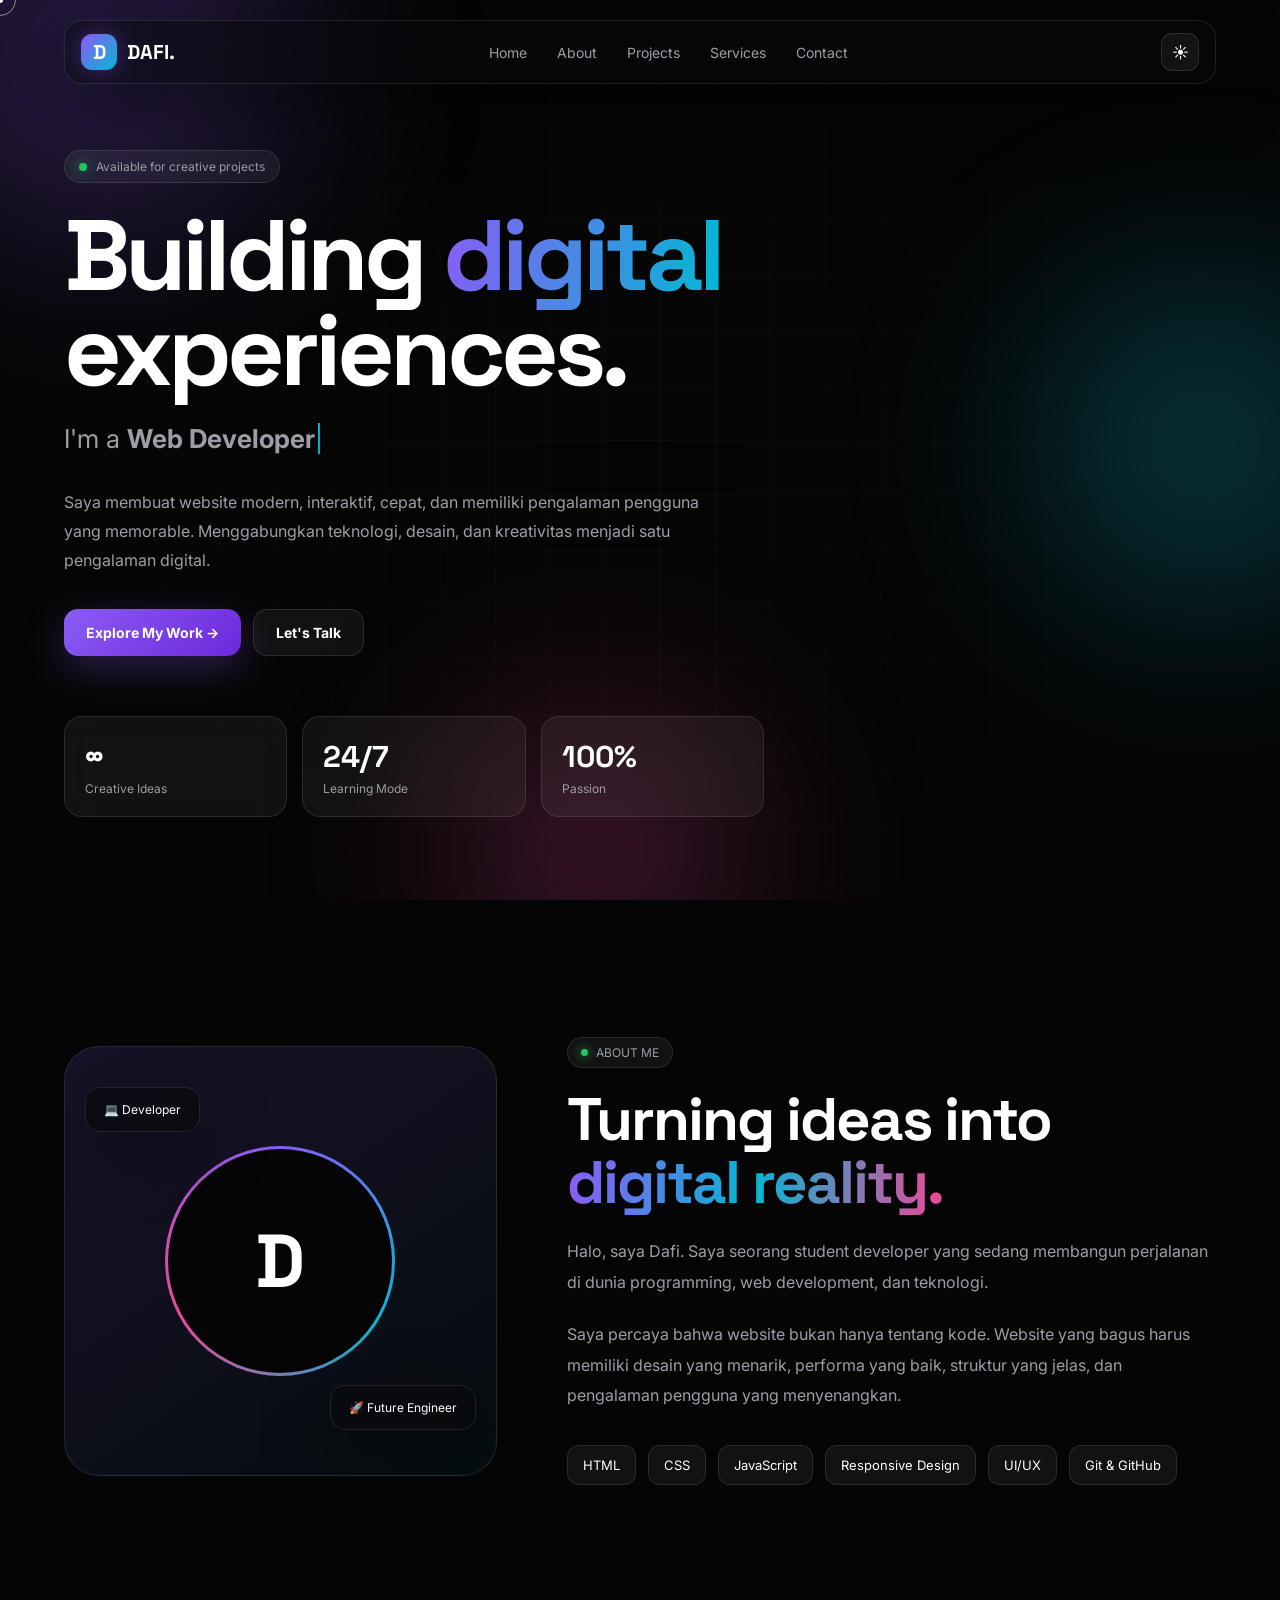
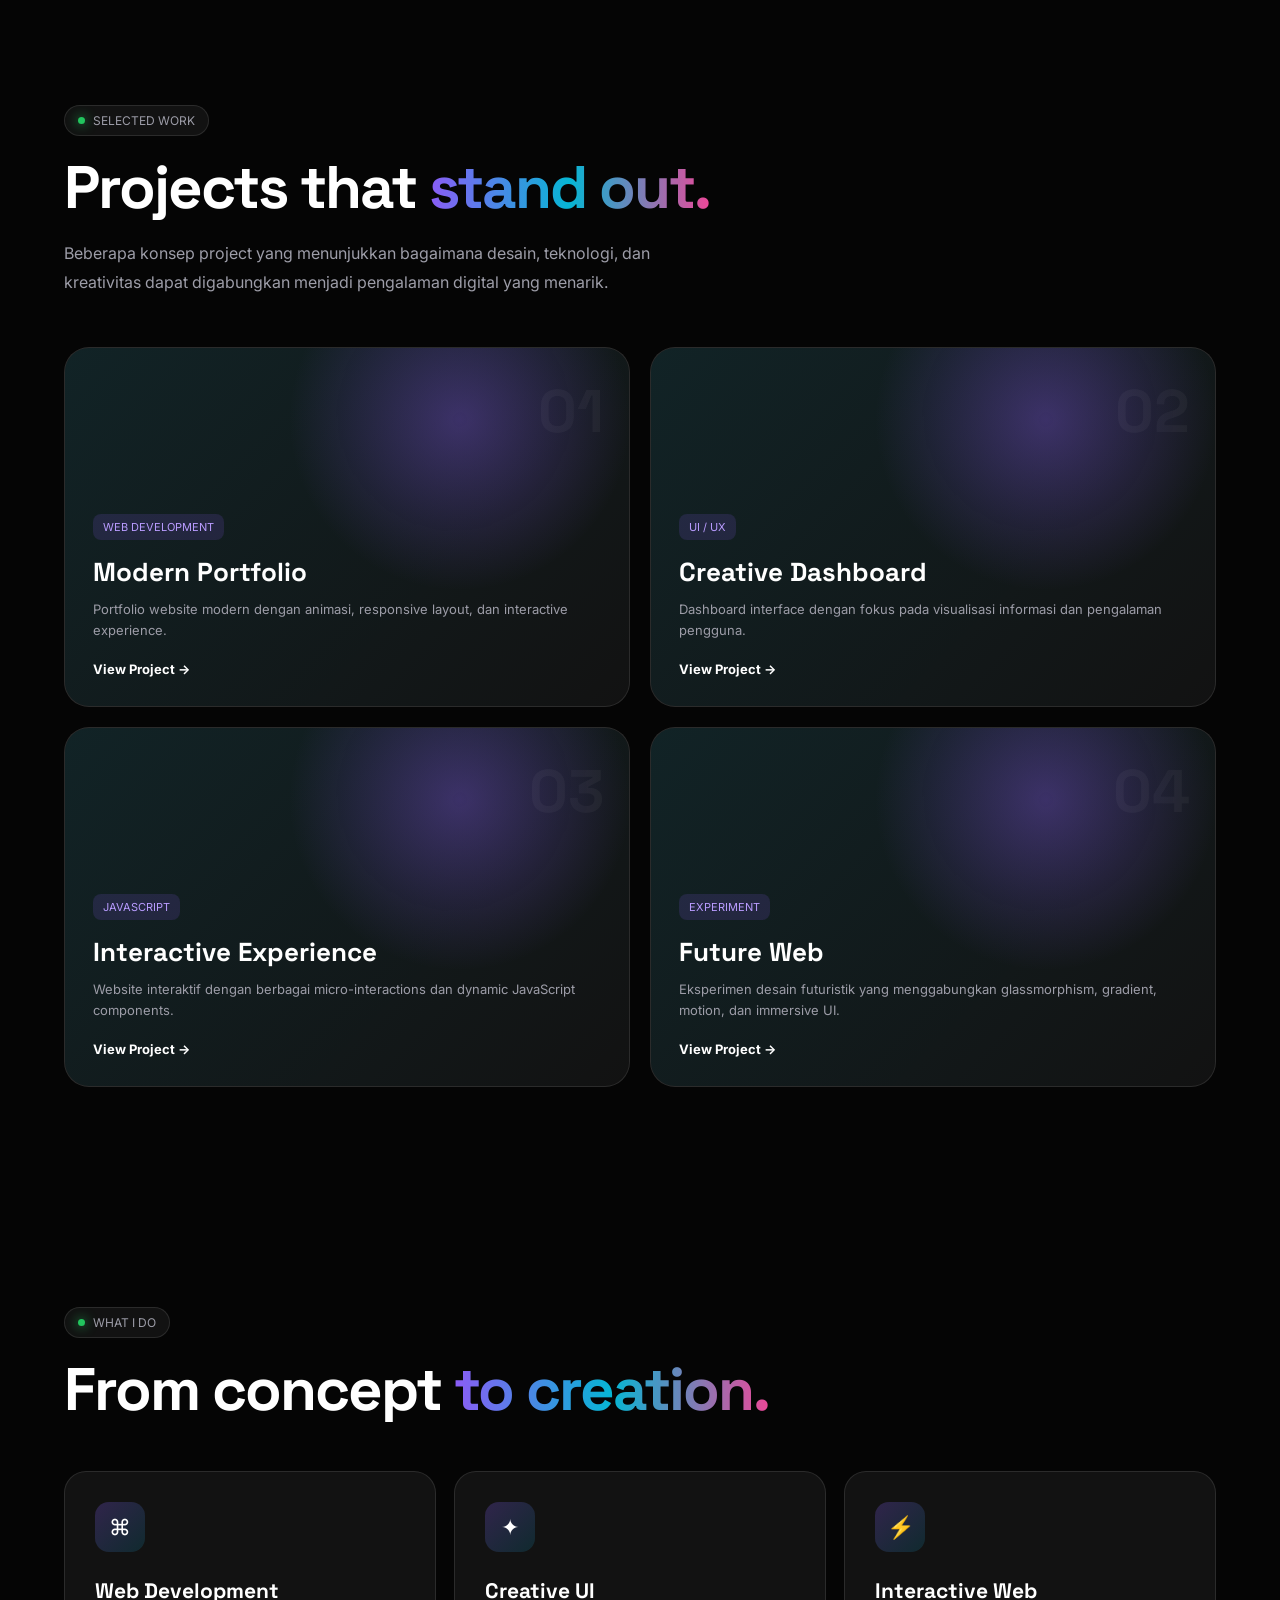
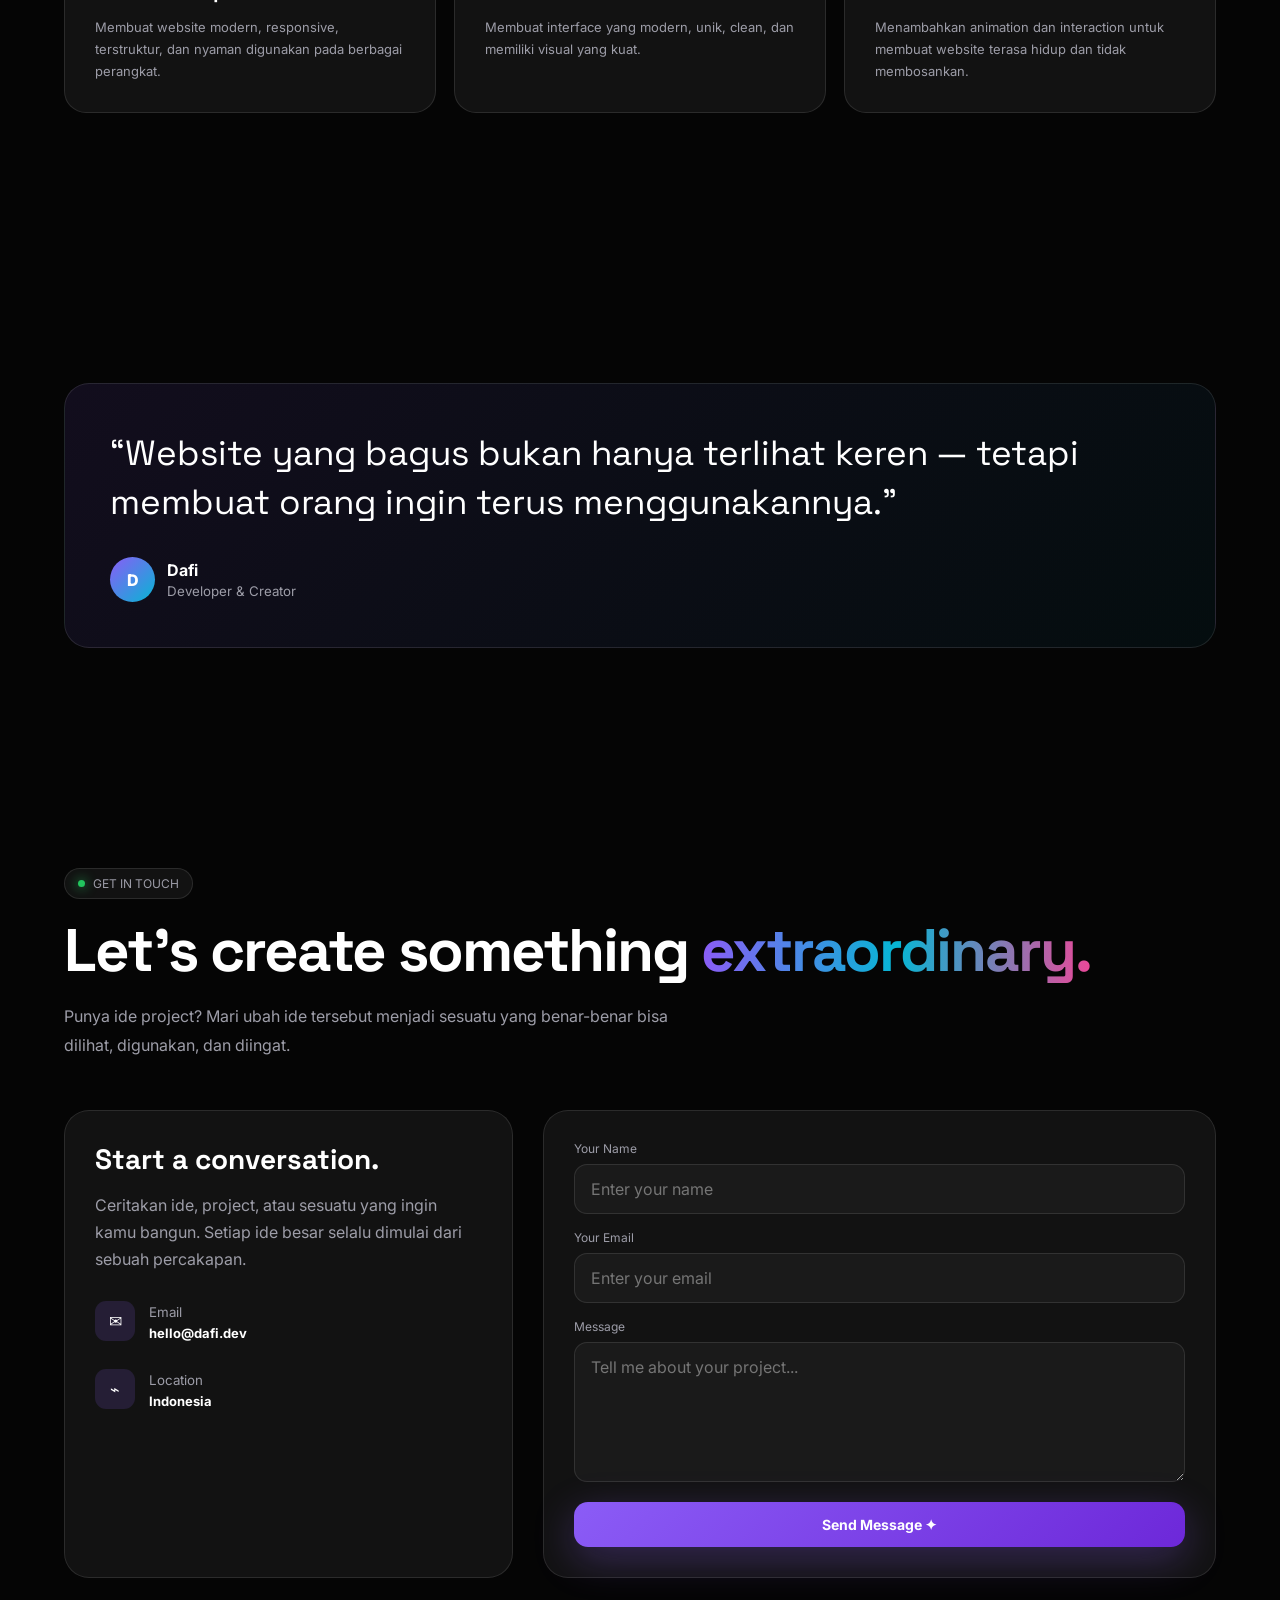
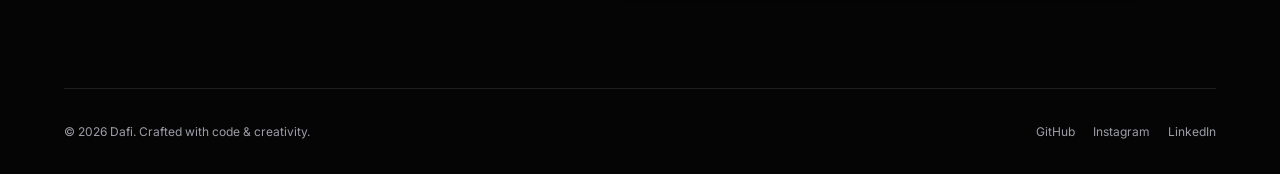
<file: jwerc.html>
<!DOCTYPE html>
<html lang="id">
<head>
  <meta charset="UTF-8" />
  <meta name="viewport" content="width=device-width, initial-scale=1.0" />

  <title>Dafi — Creative Software Engineer</title>

  <meta
    name="description"
    content="Portfolio website futuristik dan modern milik Dafi — Beginner Developer & Creative Software Engineer."
  />

  <link rel="preconnect" href="https://fonts.googleapis.com">
  <link rel="preconnect" href="https://fonts.gstatic.com" crossorigin>

  <link
    href="https://fonts.googleapis.com/css2?family=Inter:wght@400;500;600;700;800&family=Space+Grotesk:wght@400;500;600;700&display=swap"
    rel="stylesheet"
  />

  <style>
    /* =========================================================
       ROOT
    ========================================================= */

    :root {
      --bg: #050505;
      --bg-soft: #0b0b0f;
      --card: rgba(255,255,255,.055);
      --card-hover: rgba(255,255,255,.09);
      --text: #ffffff;
      --muted: #9d9da8;
      --border: rgba(255,255,255,.1);

      --primary: #8b5cf6;
      --secondary: #06b6d4;
      --accent: #ec4899;

      --shadow:
        0 20px 70px rgba(0,0,0,.45);

      --radius: 24px;

      --transition: .35s cubic-bezier(.2,.8,.2,1);
    }

    body.light {
      --bg: #f5f7fb;
      --bg-soft: #ffffff;
      --card: rgba(255,255,255,.75);
      --card-hover: rgba(255,255,255,.95);
      --text: #101018;
      --muted: #626270;
      --border: rgba(0,0,0,.08);
    }


    /* =========================================================
       RESET
    ========================================================= */

    * {
      margin: 0;
      padding: 0;
      box-sizing: border-box;
    }

    html {
      scroll-behavior: smooth;
    }

    body {
      font-family: "Inter", sans-serif;
      background: var(--bg);
      color: var(--text);
      overflow-x: hidden;
      transition: background .4s ease, color .4s ease;
    }

    a {
      color: inherit;
      text-decoration: none;
    }

    button,
    input,
    textarea {
      font: inherit;
    }

    button {
      cursor: pointer;
      border: 0;
    }


    /* =========================================================
       PRELOADER
    ========================================================= */

    #loader {
      position: fixed;
      inset: 0;
      z-index: 99999;
      display: grid;
      place-items: center;
      background: #050505;
      transition: opacity .7s ease, visibility .7s ease;
    }

    #loader.hide {
      opacity: 0;
      visibility: hidden;
    }

    .loader-content {
      text-align: center;
    }

    .loader-logo {
      width: 75px;
      height: 75px;
      margin: auto;
      border-radius: 22px;

      display: grid;
      place-items: center;

      font-family: "Space Grotesk";
      font-size: 28px;
      font-weight: 800;

      background:
        linear-gradient(135deg, var(--primary), var(--secondary));

      box-shadow:
        0 0 60px rgba(139,92,246,.55);

      animation: loaderPulse 1.5s infinite;
    }

    .loader-text {
      margin-top: 20px;
      color: #aaa;
      letter-spacing: 5px;
      font-size: 11px;
      text-transform: uppercase;
    }

    @keyframes loaderPulse {
      50% {
        transform: scale(1.08);
      }
    }


    /* =========================================================
       BACKGROUND
    ========================================================= */

    .background {
      position: fixed;
      inset: 0;
      z-index: -5;
      overflow: hidden;
      pointer-events: none;
    }

    .grid {
      position: absolute;
      inset: 0;

      background-image:
        linear-gradient(rgba(255,255,255,.035) 1px, transparent 1px),
        linear-gradient(90deg, rgba(255,255,255,.035) 1px, transparent 1px);

      background-size: 55px 55px;

      mask-image:
        radial-gradient(circle at center, black, transparent 80%);
    }

    .orb {
      position: absolute;
      border-radius: 50%;
      filter: blur(100px);
      opacity: .25;
      animation: floatOrb 12s ease-in-out infinite;
    }

    .orb.one {
      width: 400px;
      height: 400px;
      background: var(--primary);
      top: -150px;
      left: -100px;
    }

    .orb.two {
      width: 350px;
      height: 350px;
      background: var(--secondary);
      right: -100px;
      top: 30%;
      animation-delay: -4s;
    }

    .orb.three {
      width: 300px;
      height: 300px;
      background: var(--accent);
      bottom: -100px;
      left: 35%;
      animation-delay: -7s;
    }

    @keyframes floatOrb {
      50% {
        transform: translate(50px, -40px) scale(1.15);
      }
    }


    /* =========================================================
       NAVBAR
    ========================================================= */

    header {
      position: fixed;
      top: 0;
      left: 0;
      right: 0;
      z-index: 1000;

      padding: 20px 5%;
      transition: var(--transition);
    }

    header.scrolled {
      padding: 12px 5%;
    }

    nav {
      max-width: 1250px;
      margin: auto;

      display: flex;
      align-items: center;
      justify-content: space-between;

      padding: 12px 16px;

      border: 1px solid var(--border);
      border-radius: 18px;

      background: rgba(10,10,14,.55);
      backdrop-filter: blur(20px);

      box-shadow: var(--shadow);
    }

    body.light nav {
      background: rgba(255,255,255,.7);
    }

    .logo {
      display: flex;
      align-items: center;
      gap: 10px;

      font-family: "Space Grotesk";
      font-weight: 800;
      font-size: 20px;
    }

    .logo-box {
      width: 36px;
      height: 36px;

      display: grid;
      place-items: center;

      border-radius: 11px;

      background:
        linear-gradient(135deg,var(--primary),var(--secondary));

      box-shadow:
        0 0 25px rgba(139,92,246,.4);
    }

    .nav-links {
      display: flex;
      gap: 30px;
      list-style: none;
    }

    .nav-links a {
      position: relative;
      color: var(--muted);
      font-size: 14px;
      transition: .3s;
    }

    .nav-links a:hover {
      color: var(--text);
    }

    .nav-links a::after {
      content: "";
      position: absolute;
      width: 0;
      height: 2px;
      bottom: -7px;
      left: 50%;

      background: linear-gradient(
        90deg,
        var(--primary),
        var(--secondary)
      );

      transition: .3s;
      transform: translateX(-50%);
    }

    .nav-links a:hover::after {
      width: 100%;
    }

    .nav-actions {
      display: flex;
      align-items: center;
      gap: 8px;
    }

    .icon-btn {
      width: 38px;
      height: 38px;

      display: grid;
      place-items: center;

      border: 1px solid var(--border);
      border-radius: 11px;

      background: var(--card);
      color: var(--text);

      transition: var(--transition);
    }

    .icon-btn:hover {
      transform: translateY(-2px);
      background: var(--card-hover);
    }

    .menu-btn {
      display: none;
    }


    /* =========================================================
       GENERAL
    ========================================================= */

    section {
      width: min(1200px, 90%);
      margin: auto;
      padding: 110px 0;
    }

    .section-label {
      display: inline-flex;
      align-items: center;
      gap: 8px;

      padding: 7px 13px;

      border: 1px solid var(--border);
      border-radius: 999px;

      color: var(--muted);
      font-size: 12px;

      background: var(--card);
    }

    .section-label span {
      width: 7px;
      height: 7px;
      border-radius: 50%;
      background: #22c55e;
      box-shadow: 0 0 12px #22c55e;
    }

    .section-title {
      margin-top: 20px;

      font-family: "Space Grotesk";
      font-size: clamp(35px, 5vw, 60px);
      line-height: 1.05;
      letter-spacing: -2px;
    }

    .section-title span {
      background:
        linear-gradient(
          90deg,
          var(--primary),
          var(--secondary),
          var(--accent)
        );

      -webkit-background-clip: text;
      color: transparent;
    }

    .section-description {
      max-width: 650px;
      margin-top: 20px;

      color: var(--muted);
      line-height: 1.8;
    }


    /* =========================================================
       HERO
    ========================================================= */

    .hero {
      min-height: 100vh;
      width: 90%;
      max-width: 1250px;

      display: flex;
      align-items: center;

      padding-top: 150px;
    }

    .hero-content {
      width: 65%;
    }

    .available {
      display: inline-flex;
      align-items: center;
      gap: 9px;

      padding: 8px 14px;

      border: 1px solid var(--border);
      border-radius: 999px;

      background: var(--card);

      color: var(--muted);
      font-size: 12px;
    }

    .available i {
      width: 8px;
      height: 8px;

      border-radius: 50%;
      background: #22c55e;

      box-shadow: 0 0 15px #22c55e;
    }

    .hero h1 {
      margin-top: 25px;

      font-family: "Space Grotesk";
      font-size: clamp(50px, 8vw, 100px);
      line-height: .95;
      letter-spacing: -5px;
    }

    .gradient-text {
      background:
        linear-gradient(
          100deg,
          var(--primary),
          var(--secondary),
          var(--accent)
        );

      -webkit-background-clip: text;
      color: transparent;

      background-size: 200%;

      animation: gradientMove 6s linear infinite;
    }

    @keyframes gradientMove {
      to {
        background-position: 200%;
      }
    }

    .typing {
      min-height: 45px;
      margin-top: 25px;

      font-size: clamp(18px, 2.5vw, 26px);
      color: var(--muted);
    }

    .cursor {
      color: var(--secondary);
      animation: blink .8s infinite;
    }

    @keyframes blink {
      50% {
        opacity: 0;
      }
    }

    .hero-description {
      max-width: 650px;

      margin-top: 20px;

      color: var(--muted);
      line-height: 1.8;
      font-size: 16px;
    }

    .hero-buttons {
      display: flex;
      flex-wrap: wrap;
      gap: 12px;

      margin-top: 35px;
    }

    .btn {
      position: relative;
      overflow: hidden;

      display: inline-flex;
      align-items: center;
      justify-content: center;
      gap: 10px;

      padding: 14px 22px;

      border-radius: 14px;

      font-weight: 700;
      font-size: 14px;

      transition: var(--transition);
    }

    .btn-primary {
      color: white;

      background:
        linear-gradient(
          135deg,
          var(--primary),
          #6d28d9
        );

      box-shadow:
        0 12px 40px rgba(139,92,246,.3);
    }

    .btn-secondary {
      color: var(--text);

      border: 1px solid var(--border);
      background: var(--card);
    }

    .btn:hover {
      transform: translateY(-4px);
    }

    .btn::before {
      content: "";

      position: absolute;
      width: 0;
      height: 0;

      background: rgba(255,255,255,.2);

      border-radius: 50%;

      transform: translate(-50%,-50%);

      transition: width .6s, height .6s;
    }

    .btn:hover::before {
      width: 300px;
      height: 300px;
    }


    /* =========================================================
       STATS
    ========================================================= */

    .stats {
      display: grid;
      grid-template-columns: repeat(3,1fr);
      gap: 15px;

      margin-top: 60px;
      max-width: 700px;
    }

    .stat {
      padding: 20px;

      border: 1px solid var(--border);
      border-radius: 18px;

      background: var(--card);
      backdrop-filter: blur(15px);
    }

    .stat strong {
      display: block;

      font-family: "Space Grotesk";
      font-size: 30px;
    }

    .stat span {
      display: block;
      margin-top: 5px;

      color: var(--muted);
      font-size: 12px;
    }


    /* =========================================================
       ABOUT
    ========================================================= */

    .about-grid {
      display: grid;
      grid-template-columns: .8fr 1.2fr;
      gap: 70px;

      align-items: center;
    }

    .profile-card {
      position: relative;

      min-height: 430px;

      display: grid;
      place-items: center;

      border: 1px solid var(--border);
      border-radius: 35px;

      background:
        linear-gradient(
          145deg,
          rgba(139,92,246,.15),
          rgba(6,182,212,.05)
        );

      overflow: hidden;
    }

    .profile-ring {
      width: 230px;
      height: 230px;

      border-radius: 50%;

      padding: 3px;

      background:
        conic-gradient(
          var(--primary),
          var(--secondary),
          var(--accent),
          var(--primary)
        );

      animation: spin 8s linear infinite;
    }

    .profile-inner {
      width: 100%;
      height: 100%;

      display: grid;
      place-items: center;

      border-radius: 50%;

      background: var(--bg);

      font-family: "Space Grotesk";
      font-size: 75px;
      font-weight: 800;
    }

    @keyframes spin {
      to {
        transform: rotate(360deg);
      }
    }

    .floating-card {
      position: absolute;

      padding: 14px 18px;

      border: 1px solid var(--border);
      border-radius: 15px;

      background: rgba(10,10,14,.75);
      backdrop-filter: blur(15px);

      box-shadow: var(--shadow);

      font-size: 12px;

      animation: floating 4s ease-in-out infinite;
    }

    .floating-card.one {
      top: 40px;
      left: 20px;
    }

    .floating-card.two {
      bottom: 45px;
      right: 20px;

      animation-delay: -2s;
    }

    @keyframes floating {
      50% {
        transform: translateY(-12px);
      }
    }

    .about-text p {
      margin-top: 22px;

      color: var(--muted);
      line-height: 1.9;
    }


    /* =========================================================
       SKILLS
    ========================================================= */

    .skills {
      display: flex;
      flex-wrap: wrap;
      gap: 12px;

      margin-top: 35px;
    }

    .skill {
      padding: 11px 15px;

      border: 1px solid var(--border);
      border-radius: 12px;

      background: var(--card);

      font-size: 13px;

      transition: var(--transition);
    }

    .skill:hover {
      transform: translateY(-5px);
      border-color: rgba(139,92,246,.5);
      background: var(--card-hover);
    }


    /* =========================================================
       PROJECTS
    ========================================================= */

    .projects-grid {
      display: grid;
      grid-template-columns: repeat(2,1fr);
      gap: 20px;

      margin-top: 50px;
    }

    .project {
      position: relative;
      overflow: hidden;

      min-height: 360px;

      padding: 28px;

      display: flex;
      flex-direction: column;
      justify-content: flex-end;

      border: 1px solid var(--border);
      border-radius: 25px;

      background: var(--card);

      transition: var(--transition);
    }

    .project:hover {
      transform: translateY(-8px);
      border-color: rgba(139,92,246,.45);
      box-shadow: var(--shadow);
    }

    .project-bg {
      position: absolute;
      inset: 0;

      background:
        radial-gradient(
          circle at 70% 20%,
          rgba(139,92,246,.35),
          transparent 35%
        ),
        linear-gradient(
          135deg,
          rgba(6,182,212,.1),
          transparent
        );
    }

    .project-number {
      position: absolute;
      top: 25px;
      right: 25px;

      font-family: "Space Grotesk";
      font-size: 60px;
      font-weight: 800;

      color: rgba(255,255,255,.04);
    }

    .project-content {
      position: relative;
      z-index: 2;
    }

    .project-tag {
      display: inline-block;

      margin-bottom: 15px;
      padding: 6px 10px;

      border-radius: 8px;

      background: rgba(139,92,246,.15);
      color: #b99cff;

      font-size: 11px;
    }

    .project h3 {
      font-family: "Space Grotesk";
      font-size: 26px;
    }

    .project p {
      max-width: 500px;

      margin-top: 10px;

      color: var(--muted);
      line-height: 1.6;
      font-size: 13px;
    }

    .project-link {
      display: inline-flex;
      margin-top: 20px;

      color: white;
      font-weight: 700;
      font-size: 13px;
    }


    /* =========================================================
       SERVICES
    ========================================================= */

    .services-grid {
      display: grid;
      grid-template-columns: repeat(3,1fr);
      gap: 18px;

      margin-top: 50px;
    }

    .service {
      padding: 30px;

      border: 1px solid var(--border);
      border-radius: 22px;

      background: var(--card);

      transition: var(--transition);
    }

    .service:hover {
      transform: translateY(-8px);
      background: var(--card-hover);
    }

    .service-icon {
      width: 50px;
      height: 50px;

      display: grid;
      place-items: center;

      border-radius: 14px;

      background:
        linear-gradient(
          135deg,
          rgba(139,92,246,.25),
          rgba(6,182,212,.15)
        );

      font-size: 22px;
    }

    .service h3 {
      margin-top: 25px;

      font-family: "Space Grotesk";
      font-size: 21px;
    }

    .service p {
      margin-top: 12px;

      color: var(--muted);
      font-size: 13px;
      line-height: 1.7;
    }


    /* =========================================================
       TESTIMONIAL
    ========================================================= */

    .testimonial {
      margin-top: 50px;

      padding: 45px;

      border: 1px solid var(--border);
      border-radius: 25px;

      background:
        linear-gradient(
          135deg,
          rgba(139,92,246,.1),
          rgba(6,182,212,.05)
        );
    }

    .quote {
      font-family: "Space Grotesk";
      font-size: clamp(22px,3vw,35px);
      line-height: 1.4;
    }

    .client {
      display: flex;
      align-items: center;
      gap: 12px;

      margin-top: 30px;
    }

    .avatar {
      width: 45px;
      height: 45px;

      display: grid;
      place-items: center;

      border-radius: 50%;

      background:
        linear-gradient(
          135deg,
          var(--primary),
          var(--secondary)
        );

      font-weight: 800;
    }

    .client small {
      display: block;
      margin-top: 3px;
      color: var(--muted);
    }


    /* =========================================================
       CONTACT
    ========================================================= */

    .contact-box {
      margin-top: 50px;

      display: grid;
      grid-template-columns: .8fr 1.2fr;
      gap: 30px;
    }

    .contact-info,
    .contact-form {
      padding: 30px;

      border: 1px solid var(--border);
      border-radius: 25px;

      background: var(--card);
    }

    .contact-info h3 {
      font-family: "Space Grotesk";
      font-size: 28px;
    }

    .contact-info p {
      margin-top: 15px;

      color: var(--muted);
      line-height: 1.7;
    }

    .contact-item {
      display: flex;
      gap: 14px;

      margin-top: 28px;
    }

    .contact-item-icon {
      width: 40px;
      height: 40px;

      display: grid;
      place-items: center;

      border-radius: 11px;

      background: rgba(139,92,246,.15);
    }

    .contact-item small {
      color: var(--muted);
    }

    .contact-item strong {
      display: block;
      margin-top: 4px;
      font-size: 13px;
    }

    .form-group {
      margin-bottom: 16px;
    }

    .form-group label {
      display: block;
      margin-bottom: 8px;

      color: var(--muted);
      font-size: 12px;
    }

    input,
    textarea {
      width: 100%;

      border: 1px solid var(--border);
      border-radius: 13px;

      padding: 14px 16px;

      outline: none;

      color: var(--text);
      background: rgba(255,255,255,.035);

      transition: .3s;
    }

    input:focus,
    textarea:focus {
      border-color: var(--primary);
      box-shadow:
        0 0 0 4px rgba(139,92,246,.1);
    }

    textarea {
      min-height: 140px;
      resize: vertical;
    }

    .form-button {
      width: 100%;
    }


    /* =========================================================
       FOOTER
    ========================================================= */

    footer {
      width: 90%;
      max-width: 1200px;

      margin: auto;

      padding: 35px 0;

      border-top: 1px solid var(--border);

      display: flex;
      justify-content: space-between;
      gap: 20px;

      color: var(--muted);
      font-size: 12px;
    }

    .socials {
      display: flex;
      gap: 18px;
    }

    .socials a {
      transition: .3s;
    }

    .socials a:hover {
      color: var(--text);
    }


    /* =========================================================
       REVEAL
    ========================================================= */

    .reveal {
      opacity: 0;
      transform: translateY(35px);
      transition:
        opacity .8s ease,
        transform .8s ease;
    }

    .reveal.active {
      opacity: 1;
      transform: translateY(0);
    }


    /* =========================================================
       CURSOR
    ========================================================= */

    .cursor-dot,
    .cursor-ring {
      position: fixed;

      pointer-events: none;
      z-index: 9999;

      transform: translate(-50%,-50%);
    }

    .cursor-dot {
      width: 6px;
      height: 6px;

      border-radius: 50%;

      background: white;
    }

    .cursor-ring {
      width: 32px;
      height: 32px;

      border: 1px solid rgba(255,255,255,.5);
      border-radius: 50%;

      transition:
        width .2s,
        height .2s,
        background .2s;
    }


    /* =========================================================
       MOBILE
    ========================================================= */

    @media (max-width: 850px) {

      .nav-links {
        position: absolute;

        top: 75px;
        left: 0;
        right: 0;

        display: none;
        flex-direction: column;

        padding: 25px;

        border: 1px solid var(--border);
        border-radius: 18px;

        background: rgba(10,10,14,.95);
        backdrop-filter: blur(20px);
      }

      .nav-links.active {
        display: flex;
      }

      .menu-btn {
        display: grid;
      }

      .hero-content {
        width: 100%;
      }

      .hero h1 {
        letter-spacing: -3px;
      }

      .about-grid,
      .contact-box {
        grid-template-columns: 1fr;
      }

      .projects-grid {
        grid-template-columns: 1fr;
      }

      .services-grid {
        grid-template-columns: 1fr;
      }

      .stats {
        grid-template-columns: 1fr;
      }

      .cursor-dot,
      .cursor-ring {
        display: none;
      }

      footer {
        flex-direction: column;
      }
    }

    @media (max-width: 500px) {

      section {
        padding: 80px 0;
      }

      .hero {
        padding-top: 120px;
      }

      .hero h1 {
        font-size: 53px;
      }

      .profile-card {
        min-height: 350px;
      }

      .testimonial {
        padding: 28px;
      }
    }
  </style>
</head>


<body>

  <!-- =======================================================
       LOADER
  ======================================================== -->

  <div id="loader">
    <div class="loader-content">
      <div class="loader-logo">D</div>
      <div class="loader-text">Loading Experience</div>
    </div>
  </div>


  <!-- =======================================================
       BACKGROUND
  ======================================================== -->

  <div class="background">
    <div class="grid"></div>
    <div class="orb one"></div>
    <div class="orb two"></div>
    <div class="orb three"></div>
  </div>


  <!-- =======================================================
       CURSOR
  ======================================================== -->

  <div class="cursor-dot"></div>
  <div class="cursor-ring"></div>


  <!-- =======================================================
       NAVBAR
  ======================================================== -->

  <header id="header">

    <nav>

      <a href="#home" class="logo">
        <div class="logo-box">D</div>
        DAFI.
      </a>

      <ul class="nav-links" id="navLinks">
        <li><a href="#home">Home</a></li>
        <li><a href="#about">About</a></li>
        <li><a href="#projects">Projects</a></li>
        <li><a href="#services">Services</a></li>
        <li><a href="#contact">Contact</a></li>
      </ul>

      <div class="nav-actions">

        <button
          class="icon-btn"
          id="themeBtn"
          aria-label="Toggle theme"
        >
          ☀
        </button>

        <button
          class="icon-btn menu-btn"
          id="menuBtn"
          aria-label="Menu"
        >
          ☰
        </button>

      </div>

    </nav>

  </header>


  <main>

    <!-- =====================================================
         HERO
    ====================================================== -->

    <section class="hero" id="home">

      <div class="hero-content reveal">

        <div class="available">
          <i></i>
          Available for creative projects
        </div>

        <h1>
          Building
          <span class="gradient-text">digital</span>
          experiences.
        </h1>

        <div class="typing">
          I'm a <strong id="typingText"></strong><span class="cursor">|</span>
        </div>

        <p class="hero-description">
          Saya membuat website modern, interaktif, cepat, dan
          memiliki pengalaman pengguna yang memorable. Menggabungkan
          teknologi, desain, dan kreativitas menjadi satu pengalaman digital.
        </p>

        <div class="hero-buttons">

          <a href="#projects" class="btn btn-primary">
            Explore My Work →
          </a>

          <a href="#contact" class="btn btn-secondary">
            Let's Talk
          </a>

        </div>

        <div class="stats">

          <div class="stat">
            <strong>∞</strong>
            <span>Creative Ideas</span>
          </div>

          <div class="stat">
            <strong>24/7</strong>
            <span>Learning Mode</span>
          </div>

          <div class="stat">
            <strong>100%</strong>
            <span>Passion</span>
          </div>

        </div>

      </div>

    </section>


    <!-- =====================================================
         ABOUT
    ====================================================== -->

    <section id="about">

      <div class="about-grid">

        <div class="profile-card reveal">

          <div class="profile-ring">
            <div class="profile-inner">D</div>
          </div>

          <div class="floating-card one">
            💻 Developer
          </div>

          <div class="floating-card two">
            🚀 Future Engineer
          </div>

        </div>


        <div class="about-text reveal">

          <div class="section-label">
            <span></span>
            ABOUT ME
          </div>

          <h2 class="section-title">
            Turning ideas into
            <span>digital reality.</span>
          </h2>

          <p>
            Halo, saya Dafi. Saya seorang student developer yang
            sedang membangun perjalanan di dunia programming,
            web development, dan teknologi.
          </p>

          <p>
            Saya percaya bahwa website bukan hanya tentang kode.
            Website yang bagus harus memiliki desain yang menarik,
            performa yang baik, struktur yang jelas, dan pengalaman
            pengguna yang menyenangkan.
          </p>

          <div class="skills">

            <div class="skill">HTML</div>
            <div class="skill">CSS</div>
            <div class="skill">JavaScript</div>
            <div class="skill">Responsive Design</div>
            <div class="skill">UI/UX</div>
            <div class="skill">Git & GitHub</div>

          </div>

        </div>

      </div>

    </section>


    <!-- =====================================================
         PROJECTS
    ====================================================== -->

    <section id="projects">

      <div class="reveal">

        <div class="section-label">
          <span></span>
          SELECTED WORK
        </div>

        <h2 class="section-title">
          Projects that
          <span>stand out.</span>
        </h2>

        <p class="section-description">
          Beberapa konsep project yang menunjukkan bagaimana
          desain, teknologi, dan kreativitas dapat digabungkan
          menjadi pengalaman digital yang menarik.
        </p>

      </div>


      <div class="projects-grid">

        <article class="project reveal">

          <div class="project-bg"></div>
          <div class="project-number">01</div>

          <div class="project-content">

            <span class="project-tag">
              WEB DEVELOPMENT
            </span>

            <h3>Modern Portfolio</h3>

            <p>
              Portfolio website modern dengan animasi,
              responsive layout, dan interactive experience.
            </p>

            <a href="#" class="project-link">
              View Project →
            </a>

          </div>

        </article>


        <article class="project reveal">

          <div class="project-bg"></div>
          <div class="project-number">02</div>

          <div class="project-content">

            <span class="project-tag">
              UI / UX
            </span>

            <h3>Creative Dashboard</h3>

            <p>
              Dashboard interface dengan fokus pada
              visualisasi informasi dan pengalaman pengguna.
            </p>

            <a href="#" class="project-link">
              View Project →
            </a>

          </div>

        </article>


        <article class="project reveal">

          <div class="project-bg"></div>
          <div class="project-number">03</div>

          <div class="project-content">

            <span class="project-tag">
              JAVASCRIPT
            </span>

            <h3>Interactive Experience</h3>

            <p>
              Website interaktif dengan berbagai micro-interactions
              dan dynamic JavaScript components.
            </p>

            <a href="#" class="project-link">
              View Project →
            </a>

          </div>

        </article>


        <article class="project reveal">

          <div class="project-bg"></div>
          <div class="project-number">04</div>

          <div class="project-content">

            <span class="project-tag">
              EXPERIMENT
            </span>

            <h3>Future Web</h3>

            <p>
              Eksperimen desain futuristik yang menggabungkan
              glassmorphism, gradient, motion, dan immersive UI.
            </p>

            <a href="#" class="project-link">
              View Project →
            </a>

          </div>

        </article>

      </div>

    </section>


    <!-- =====================================================
         SERVICES
    ====================================================== -->

    <section id="services">

      <div class="reveal">

        <div class="section-label">
          <span></span>
          WHAT I DO
        </div>

        <h2 class="section-title">
          From concept
          <span>to creation.</span>
        </h2>

      </div>


      <div class="services-grid">

        <div class="service reveal">

          <div class="service-icon">⌘</div>

          <h3>Web Development</h3>

          <p>
            Membuat website modern, responsive,
            terstruktur, dan nyaman digunakan
            pada berbagai perangkat.
          </p>

        </div>


        <div class="service reveal">

          <div class="service-icon">✦</div>

          <h3>Creative UI</h3>

          <p>
            Membuat interface yang modern,
            unik, clean, dan memiliki visual
            yang kuat.
          </p>

        </div>


        <div class="service reveal">

          <div class="service-icon">⚡</div>

          <h3>Interactive Web</h3>

          <p>
            Menambahkan animation dan interaction
            untuk membuat website terasa hidup
            dan tidak membosankan.
          </p>

        </div>

      </div>

    </section>


    <!-- =====================================================
         TESTIMONIAL
    ====================================================== -->

    <section>

      <div class="testimonial reveal">

        <div class="quote">
          “Website yang bagus bukan hanya terlihat
          keren — tetapi membuat orang ingin
          terus menggunakannya.”
        </div>

        <div class="client">

          <div class="avatar">
            D
          </div>

          <div>
            <strong>Dafi</strong>
            <small>Developer & Creator</small>
          </div>

        </div>

      </div>

    </section>


    <!-- =====================================================
         CONTACT
    ====================================================== -->

    <section id="contact">

      <div class="reveal">

        <div class="section-label">
          <span></span>
          GET IN TOUCH
        </div>

        <h2 class="section-title">
          Let's create something
          <span>extraordinary.</span>
        </h2>

        <p class="section-description">
          Punya ide project? Mari ubah ide tersebut
          menjadi sesuatu yang benar-benar bisa dilihat,
          digunakan, dan diingat.
        </p>

      </div>


      <div class="contact-box">

        <div class="contact-info reveal">

          <h3>Start a conversation.</h3>

          <p>
            Ceritakan ide, project, atau sesuatu yang
            ingin kamu bangun. Setiap ide besar
            selalu dimulai dari sebuah percakapan.
          </p>

          <div class="contact-item">

            <div class="contact-item-icon">✉</div>

            <div>
              <small>Email</small>
              <strong>hello@dafi.dev</strong>
            </div>

          </div>

          <div class="contact-item">

            <div class="contact-item-icon">⌁</div>

            <div>
              <small>Location</small>
              <strong>Indonesia</strong>
            </div>

          </div>

        </div>


        <form class="contact-form reveal" id="contactForm">

          <div class="form-group">

            <label>Your Name</label>

            <input
              type="text"
              placeholder="Enter your name"
              required
            />

          </div>


          <div class="form-group">

            <label>Your Email</label>

            <input
              type="email"
              placeholder="Enter your email"
              required
            />

          </div>


          <div class="form-group">

            <label>Message</label>

            <textarea
              placeholder="Tell me about your project..."
              required
            ></textarea>

          </div>


          <button class="btn btn-primary form-button">
            Send Message ✦
          </button>

        </form>

      </div>

    </section>

  </main>


  <!-- =======================================================
       FOOTER
  ======================================================== -->

  <footer>

    <div>
      © 2026 Dafi. Crafted with code & creativity.
    </div>

    <div class="socials">

      <a href="#">GitHub</a>
      <a href="#">Instagram</a>
      <a href="#">LinkedIn</a>

    </div>

  </footer>


  <!-- =======================================================
       JAVASCRIPT
  ======================================================== -->

  <script>

    /* =====================================================
       LOADER
    ====================================================== */

    window.addEventListener("load", () => {

      setTimeout(() => {
        document
          .getElementById("loader")
          .classList.add("hide");
      }, 700);

    });


    /* =====================================================
       NAVBAR
    ====================================================== */

    const header = document.getElementById("header");

    window.addEventListener("scroll", () => {

      if (window.scrollY > 30) {
        header.classList.add("scrolled");
      } else {
        header.classList.remove("scrolled");
      }

    });


    /* =====================================================
       MOBILE MENU
    ====================================================== */

    const menuBtn = document.getElementById("menuBtn");
    const navLinks = document.getElementById("navLinks");

    menuBtn.addEventListener("click", () => {

      navLinks.classList.toggle("active");

      menuBtn.textContent =
        navLinks.classList.contains("active")
          ? "✕"
          : "☰";

    });


    document.querySelectorAll(".nav-links a").forEach(link => {

      link.addEventListener("click", () => {

        navLinks.classList.remove("active");
        menuBtn.textContent = "☰";

      });

    });


    /* =====================================================
       DARK / LIGHT MODE
    ====================================================== */

    const themeBtn = document.getElementById("themeBtn");

    themeBtn.addEventListener("click", () => {

      document.body.classList.toggle("light");

      const isLight =
        document.body.classList.contains("light");

      themeBtn.textContent =
        isLight ? "☾" : "☀";

      localStorage.setItem(
        "theme",
        isLight ? "light" : "dark"
      );

    });


    if (localStorage.getItem("theme") === "light") {

      document.body.classList.add("light");
      themeBtn.textContent = "☾";

    }


    /* =====================================================
       TYPING EFFECT
    ====================================================== */

    const typingText =
      document.getElementById("typingText");

    const words = [
      "Web Developer",
      "Creative Developer",
      "UI Enthusiast",
      "Future Software Engineer"
    ];

    let wordIndex = 0;
    let charIndex = 0;
    let deleting = false;

    function typeEffect() {

      const currentWord = words[wordIndex];

      if (!deleting) {

        typingText.textContent =
          currentWord.substring(0, charIndex + 1);

        charIndex++;

        if (charIndex === currentWord.length) {

          deleting = true;

          setTimeout(typeEffect, 1400);
          return;

        }

      } else {

        typingText.textContent =
          currentWord.substring(0, charIndex - 1);

        charIndex--;

        if (charIndex === 0) {

          deleting = false;

          wordIndex =
            (wordIndex + 1) % words.length;

        }

      }

      setTimeout(
        typeEffect,
        deleting ? 45 : 85
      );

    }

    typeEffect();


    /* =====================================================
       SCROLL REVEAL
    ====================================================== */

    const observer =
      new IntersectionObserver(
        entries => {

          entries.forEach(entry => {

            if (entry.isIntersecting) {

              entry.target.classList.add("active");

            }

          });

        },
        {
          threshold: .12
        }
      );


    document
      .querySelectorAll(".reveal")
      .forEach(element => {

        observer.observe(element);

      });


    /* =====================================================
       CUSTOM CURSOR
    ====================================================== */

    const dot =
      document.querySelector(".cursor-dot");

    const ring =
      document.querySelector(".cursor-ring");

    let mouseX = 0;
    let mouseY = 0;

    let ringX = 0;
    let ringY = 0;


    document.addEventListener("mousemove", event => {

      mouseX = event.clientX;
      mouseY = event.clientY;

      dot.style.left = mouseX + "px";
      dot.style.top = mouseY + "px";

    });


    function animateCursor() {

      ringX +=
        (mouseX - ringX) * .15;

      ringY +=
        (mouseY - ringY) * .15;

      ring.style.left = ringX + "px";
      ring.style.top = ringY + "px";

      requestAnimationFrame(animateCursor);

    }

    animateCursor();


    document
      .querySelectorAll("a, button, .project, .service")
      .forEach(element => {

        element.addEventListener("mouseenter", () => {

          ring.style.width = "55px";
          ring.style.height = "55px";

        });

        element.addEventListener("mouseleave", () => {

          ring.style.width = "32px";
          ring.style.height = "32px";

        });

      });


    /* =====================================================
       CONTACT FORM
    ====================================================== */

    document
      .getElementById("contactForm")
      .addEventListener("submit", event => {

        event.preventDefault();

        const button =
          event.target.querySelector("button");

        button.textContent =
          "Message Ready ✓";

        setTimeout(() => {

          button.textContent =
            "Send Message ✦";

          event.target.reset();

        }, 1800);

      });


    /* =====================================================
       3D TILT PROJECT
    ====================================================== */

    document
      .querySelectorAll(".project")
      .forEach(card => {

        card.addEventListener("mousemove", event => {

          const rect =
            card.getBoundingClientRect();

          const x =
            event.clientX - rect.left;

          const y =
            event.clientY - rect.top;

          const rotateX =
            ((y / rect.height) - .5) * -5;

          const rotateY =
            ((x / rect.width) - .5) * 5;

          card.style.transform =
            `perspective(800px)
             rotateX(${rotateX}deg)
             rotateY(${rotateY}deg)
             translateY(-8px)`;

        });


        card.addEventListener("mouseleave", () => {

          card.style.transform = "";

        });

      });


    /* =====================================================
       BUTTON RIPPLE
    ====================================================== */

    document
      .querySelectorAll(".btn")
      .forEach(button => {

        button.addEventListener("click", function(event) {

          const circle =
            document.createElement("span");

          const diameter =
            Math.max(
              this.clientWidth,
              this.clientHeight
            );

          const rect =
            this.getBoundingClientRect();

          circle.style.width =
            circle.style.height =
              diameter + "px";

          circle.style.left =
            event.clientX -
            rect.left -
            diameter / 2 + "px";

          circle.style.top =
            event.clientY -
            rect.top -
            diameter / 2 + "px";

          circle.style.position = "absolute";
          circle.style.borderRadius = "50%";
          circle.style.background =
            "rgba(255,255,255,.15)";
          circle.style.transform = "scale(0)";
          circle.style.animation =
            "ripple .6s linear";

          this.appendChild(circle);

          setTimeout(() => circle.remove(), 600);

        });

      });

  </script>


  <style>

    @keyframes ripple {

      to {
        transform: scale(4);
        opacity: 0;
      }

    }

  </style>

</body>
</html>
</file>
